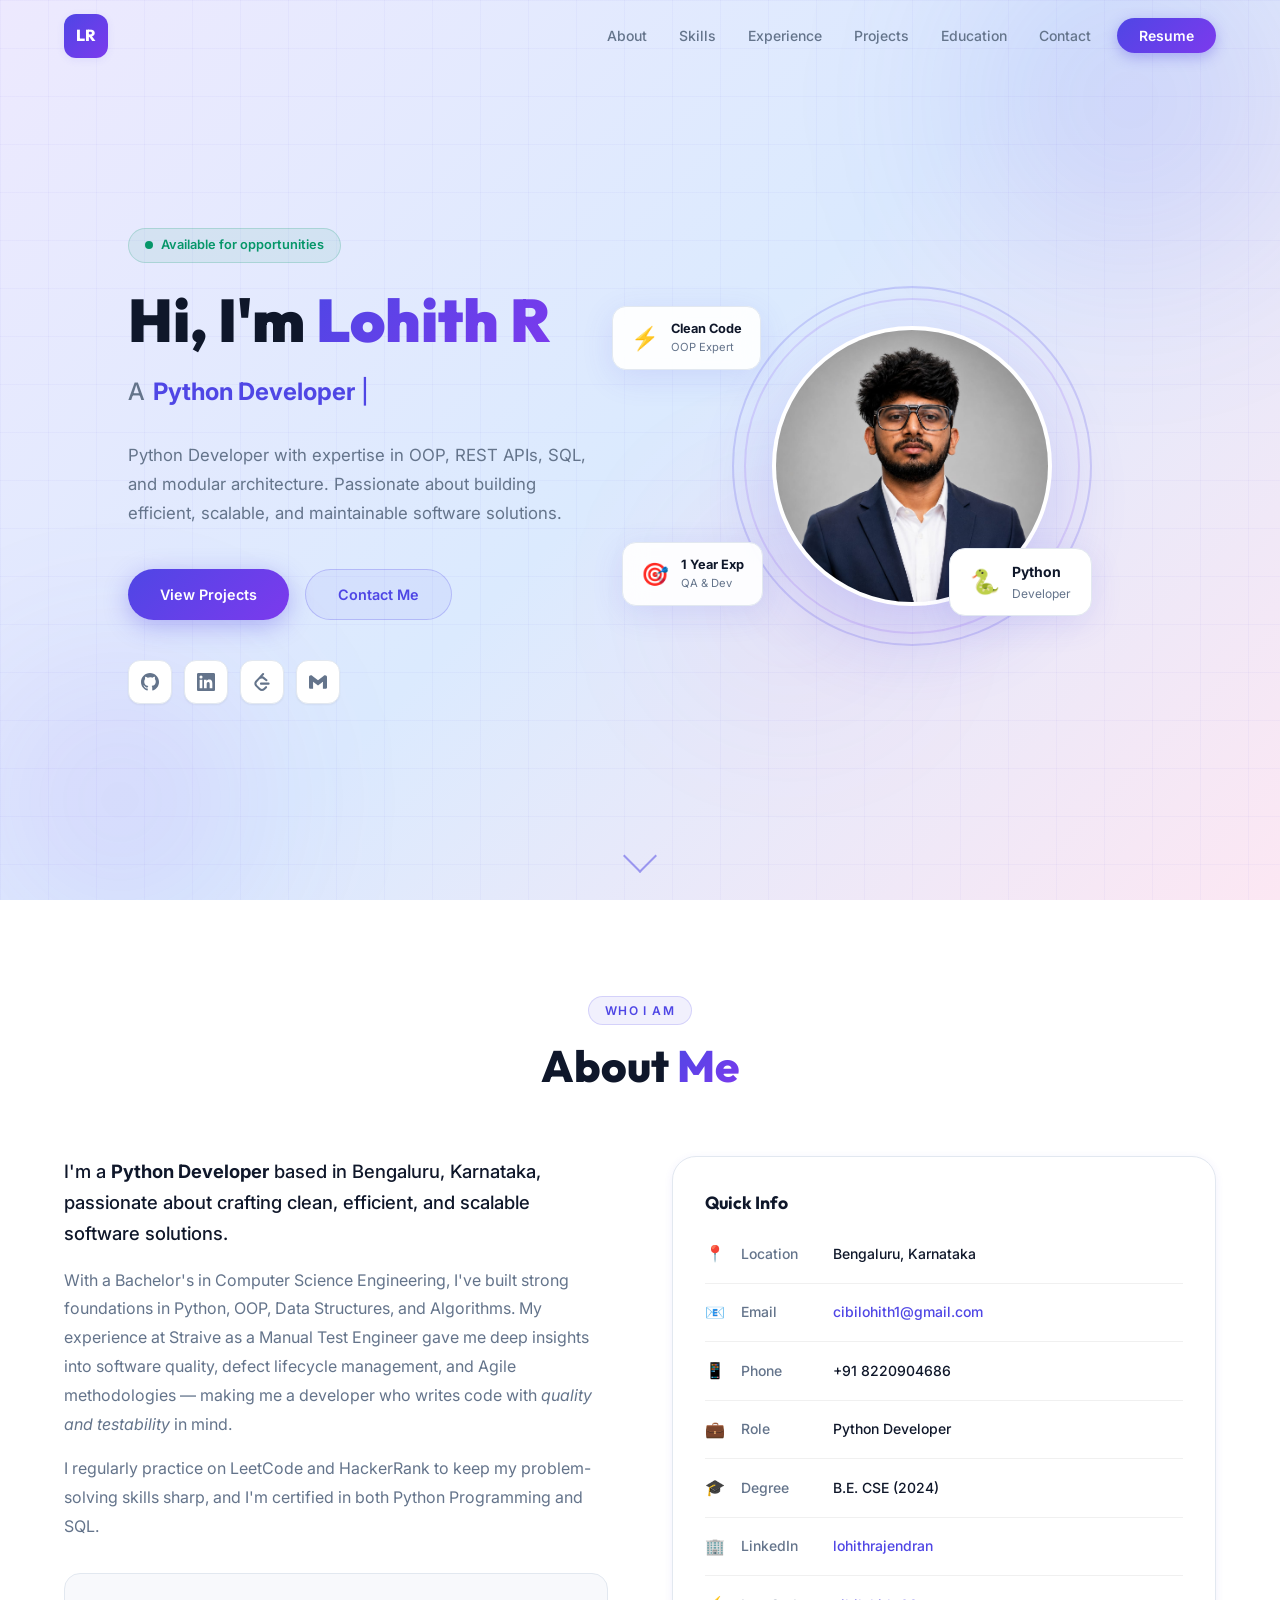
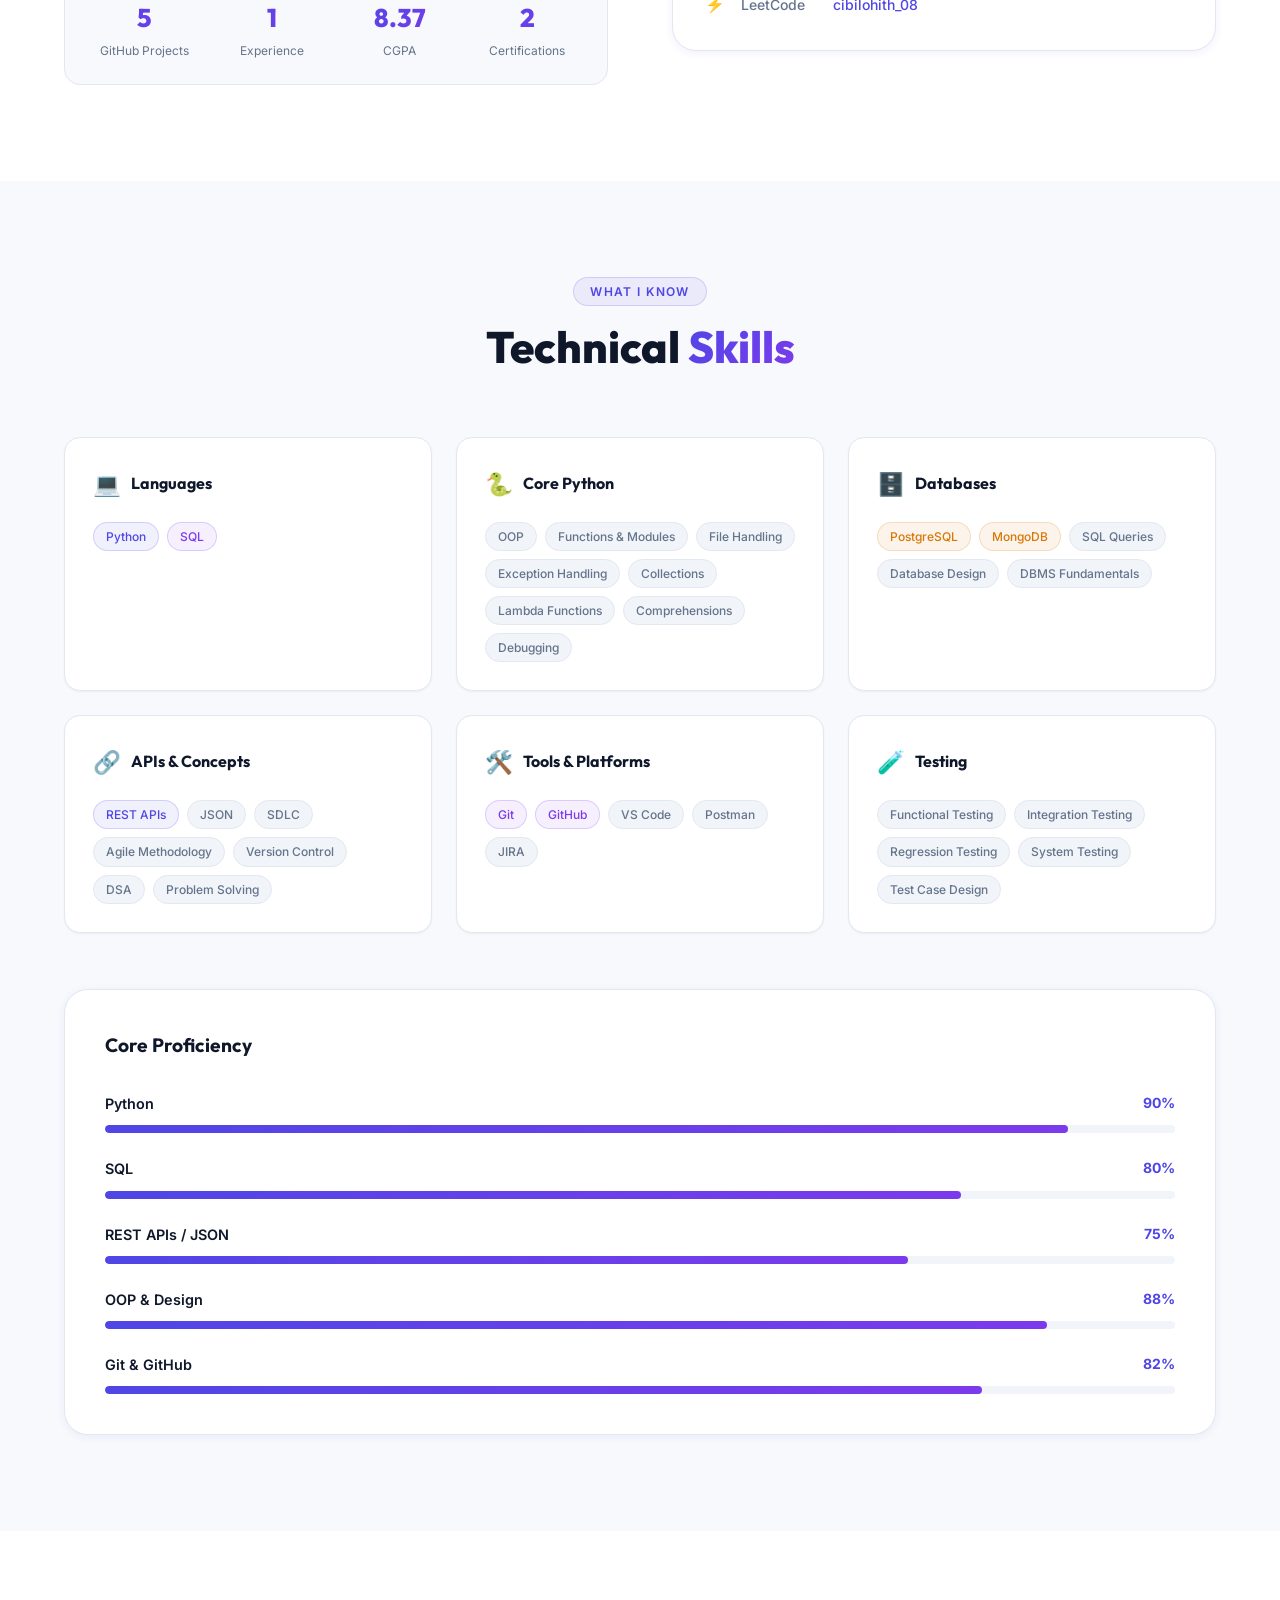
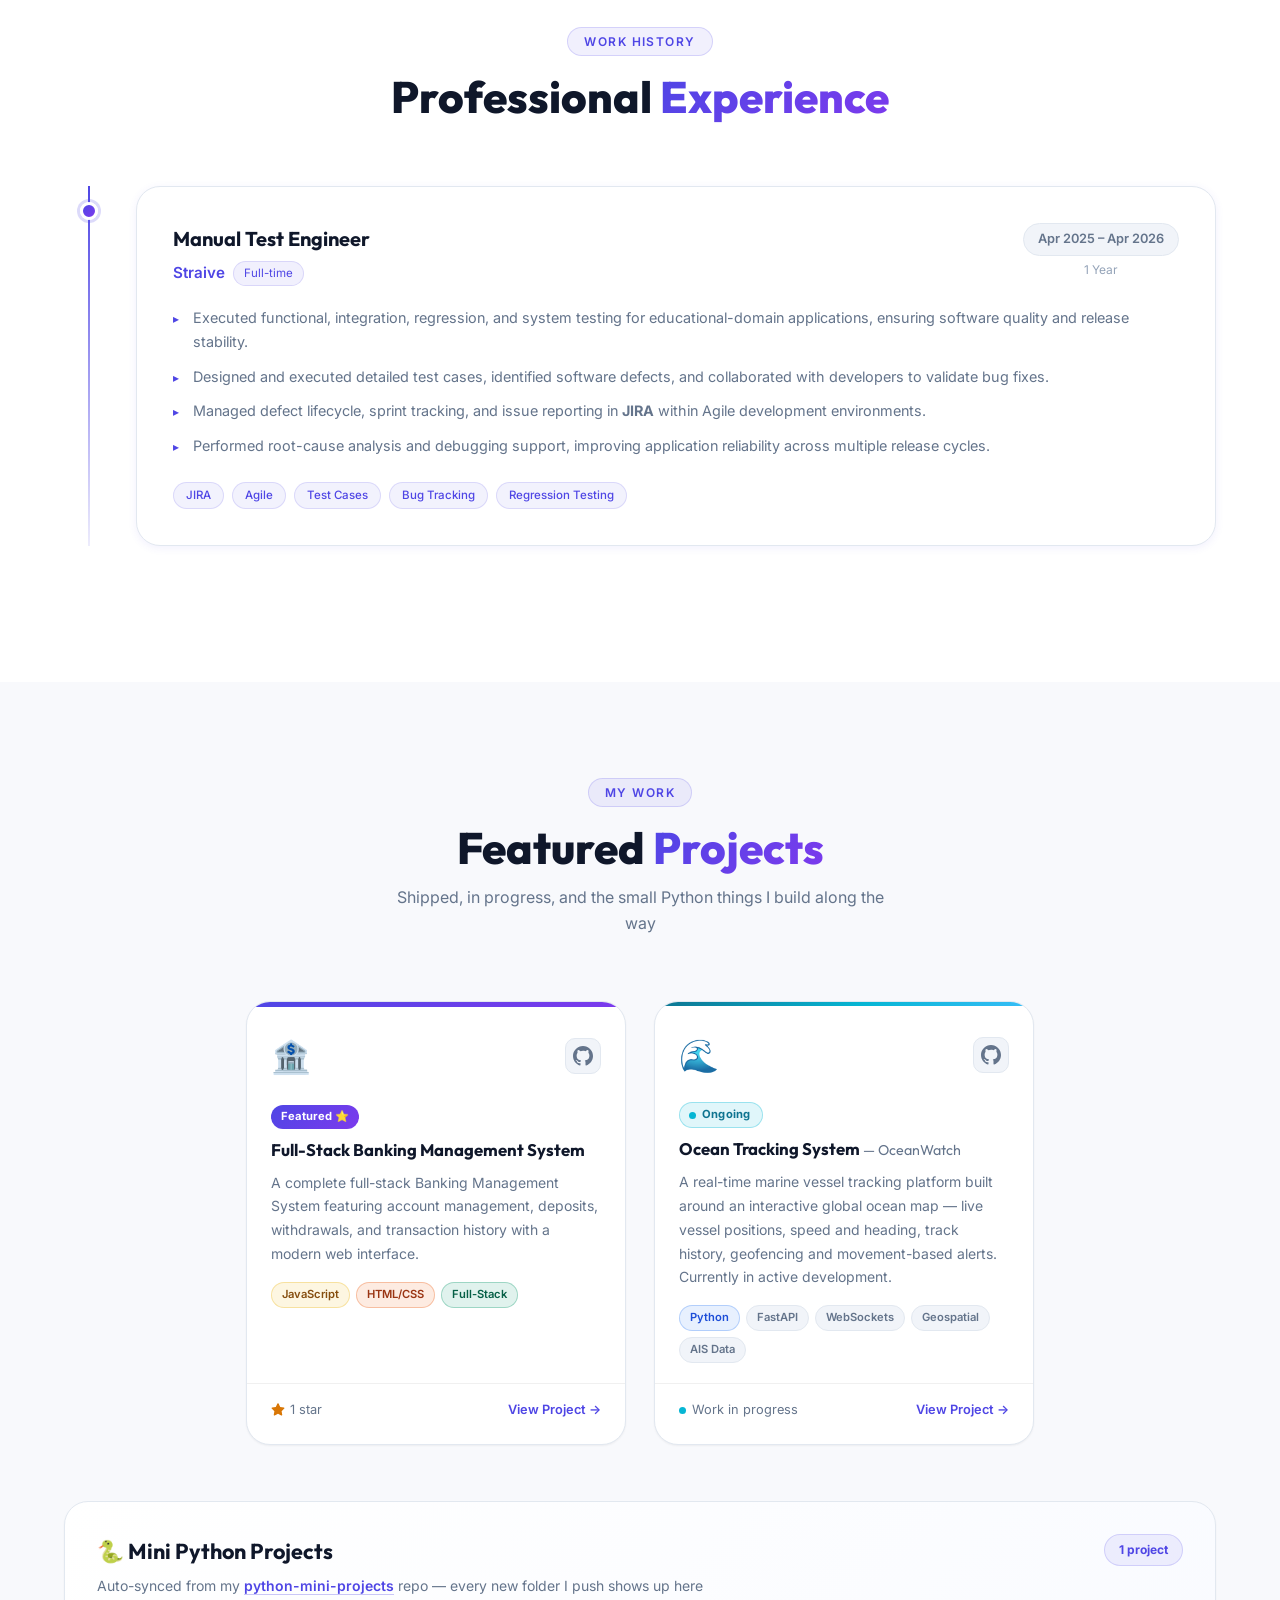
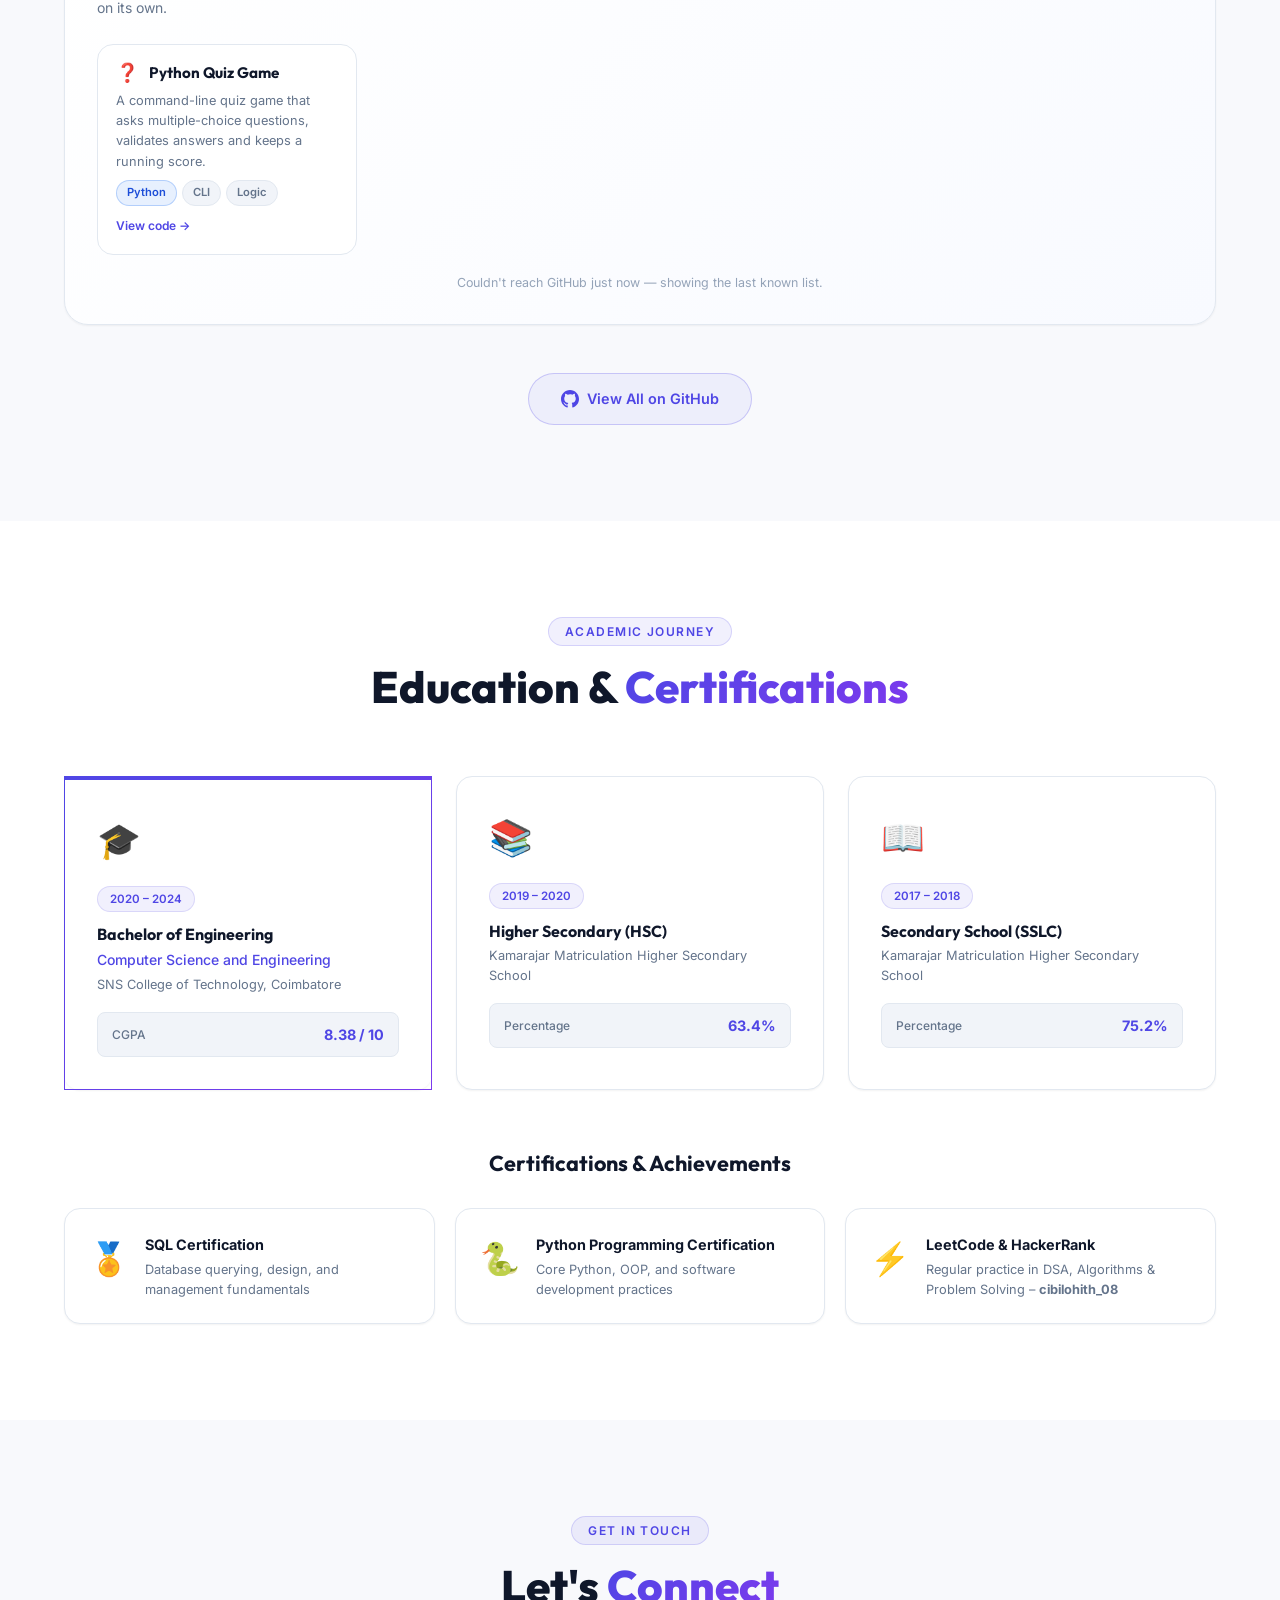
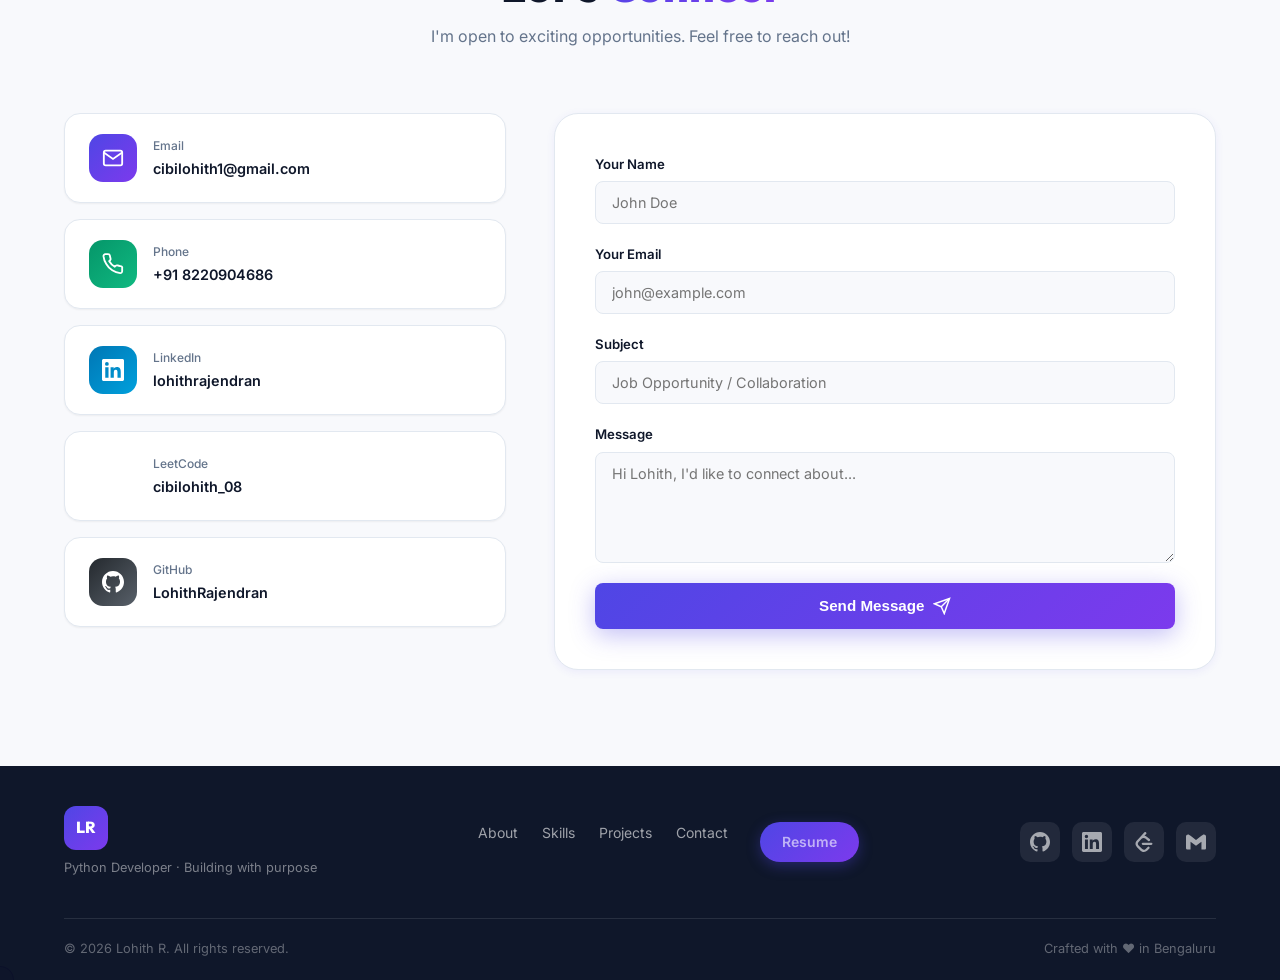
<file: portflio/index.html>
<!DOCTYPE html>
<html lang="en">

<head>
  <meta charset="UTF-8" />
  <meta name="viewport" content="width=device-width, initial-scale=1.0" />
  <title>Lohith R | Python Developer</title>
  <meta name="description"
    content="Portfolio of Lohith R – Python Developer specializing in OOP, REST APIs, SQL, and full-stack development. Based in Bengaluru, India." />
  <meta name="keywords"
    content="Lohith R, Python Developer, Portfolio, Bengaluru, Software Developer, OOP, REST API, SQL" />
  <link rel="preconnect" href="https://fonts.googleapis.com" />
  <link rel="preconnect" href="https://fonts.gstatic.com" crossorigin />
  <link
    href="https://fonts.googleapis.com/css2?family=Inter:wght@300;400;500;600;700;800;900&family=Outfit:wght@300;400;500;600;700;800&display=swap"
    rel="stylesheet" />
  <link rel="stylesheet" href="style.css" />
</head>

<body>

  <!-- ── NAVBAR ── -->
  <nav class="navbar" id="navbar">
    <div class="nav-container">
      <a href="#hero" class="nav-logo">
        <span class="logo-text">LR</span>
      </a>
      <ul class="nav-links" id="nav-links">
        <li><a href="#about" class="nav-link">About</a></li>
        <li><a href="#skills" class="nav-link">Skills</a></li>
        <li><a href="#experience" class="nav-link">Experience</a></li>
        <li><a href="#projects" class="nav-link">Projects</a></li>
        <li><a href="#education" class="nav-link">Education</a></li>
        <li><a href="#contact" class="nav-link">Contact</a></li>
        <li><a href="assets/resume.pdf" class="nav-cta" target="_blank" rel="noopener noreferrer" id="resume-btn">Resume</a></li>
      </ul>
      <button class="hamburger" id="hamburger" aria-label="Toggle menu">
        <span></span><span></span><span></span>
      </button>
    </div>
  </nav>

  <!-- ── HERO ── -->
  <section class="hero" id="hero">
    <div class="hero-bg">
      <div class="hero-orb orb-1"></div>
      <div class="hero-orb orb-2"></div>
      <div class="hero-orb orb-3"></div>
      <div class="grid-overlay"></div>
    </div>
    <div class="hero-container">
      <div class="hero-content">
        <div class="hero-badge">
          <span class="badge-dot"></span>
          Available for opportunities
        </div>
        <h1 class="hero-name">
          Hi, I'm <span class="gradient-text">Lohith R</span>
        </h1>
        <h2 class="hero-role">
          <span class="role-prefix">A</span>
          <span class="typed-wrapper">
            <span class="typed-text" id="typed"></span>
            <span class="typed-cursor">|</span>
          </span>
        </h2>
        <p class="hero-description">
          Python Developer with expertise in OOP, REST APIs, SQL, and modular architecture.
          Passionate about building efficient, scalable, and maintainable software solutions.
        </p>
        <div class="hero-actions">
          <a href="#projects" class="btn-primary" id="view-projects-btn">View Projects</a>
          <a href="#contact" class="btn-outline" id="contact-me-btn">Contact Me</a>
        </div>
        <div class="hero-social">
          <a href="https://github.com/LohithRajendran" target="_blank" class="social-link" id="hero-github"
            aria-label="GitHub">
            <svg viewBox="0 0 24 24" fill="currentColor">
              <path
                d="M12 0C5.374 0 0 5.373 0 12c0 5.302 3.438 9.8 8.207 11.387.599.111.793-.261.793-.577v-2.234c-3.338.726-4.033-1.416-4.033-1.416-.546-1.387-1.333-1.756-1.333-1.756-1.089-.745.083-.729.083-.729 1.205.084 1.839 1.237 1.839 1.237 1.07 1.834 2.807 1.304 3.492.997.107-.775.418-1.305.762-1.604-2.665-.305-5.467-1.334-5.467-5.931 0-1.311.469-2.381 1.236-3.221-.124-.303-.535-1.524.117-3.176 0 0 1.008-.322 3.301 1.23A11.509 11.509 0 0 1 12 5.803c1.02.005 2.047.138 3.006.404 2.291-1.552 3.297-1.23 3.297-1.23.653 1.653.242 2.874.118 3.176.77.84 1.235 1.911 1.235 3.221 0 4.609-2.807 5.624-5.479 5.921.43.372.823 1.102.823 2.222v3.293c0 .319.192.694.801.576C20.566 21.797 24 17.3 24 12c0-6.627-5.373-12-12-12z" />
            </svg>
          </a>
          <a href="https://www.linkedin.com/in/lohithrajendran/" target="_blank" class="social-link"
            id="hero-linkedin" aria-label="LinkedIn">
            <svg viewBox="0 0 24 24" fill="currentColor">
              <path
                d="M20.447 20.452h-3.554v-5.569c0-1.328-.027-3.037-1.852-3.037-1.853 0-2.136 1.445-2.136 2.939v5.667H9.351V9h3.414v1.561h.046c.477-.9 1.637-1.85 3.37-1.85 3.601 0 4.267 2.37 4.267 5.455v6.286zM5.337 7.433a2.062 2.062 0 0 1-2.063-2.065 2.064 2.064 0 1 1 2.063 2.065zm1.782 13.019H3.555V9h3.564v11.452zM22.225 0H1.771C.792 0 0 .774 0 1.729v20.542C0 23.227.792 24 1.771 24h20.451C23.2 24 24 23.227 24 22.271V1.729C24 .774 23.2 0 22.222 0h.003z" />
            </svg>
          </a>
          <a href="https://leetcode.com/u/cibilohith_08/" target="_blank" class="social-link" id="hero-leetcode" aria-label="LeetCode">
            <svg viewBox="0 0 24 24" fill="currentColor">
              <path d="M13.483 0a1.374 1.374 0 0 0-.961.438L7.116 6.226l-3.854 4.126a5.266 5.266 0 0 0-1.209 2.104 5.35 5.35 0 0 0-.125.513 5.527 5.527 0 0 0 .062 2.362 5.83 5.83 0 0 0 .349 1.017 5.938 5.938 0 0 0 1.271 1.818l4.277 4.193.039.038c2.248 2.165 5.852 2.133 8.063-.074l2.396-2.392c.54-.54.54-1.414.003-1.955a1.378 1.378 0 0 0-1.951-.003l-2.396 2.392a3.021 3.021 0 0 1-4.205.038l-.02-.019-4.276-4.193c-.652-.64-.972-1.469-.948-2.263a2.68 2.68 0 0 1 .066-.523 2.545 2.545 0 0 1 .619-1.164L9.13 8.114c1.058-1.134 3.204-1.27 4.43-.278l3.501 2.831c.593.48 1.461.387 1.94-.207a1.384 1.384 0 0 0-.207-1.943l-3.5-2.831c-.8-.647-1.766-1.045-2.774-1.202l2.015-2.158A1.384 1.384 0 0 0 13.483 0zm-2.866 12.815a1.38 1.38 0 0 0-1.38 1.382 1.38 1.38 0 0 0 1.38 1.382H20.79a1.38 1.38 0 0 0 1.38-1.382 1.38 1.38 0 0 0-1.38-1.382z"/>
            </svg>
          </a>
          <a href="mailto:cibilohith1@gmail.com" class="social-link" id="hero-email" aria-label="Email">
            <svg viewBox="0 0 24 24" fill="currentColor">
              <path
                d="M24 5.457v13.909c0 .904-.732 1.636-1.636 1.636h-3.819V11.73L12 16.64l-6.545-4.91v9.273H1.636A1.636 1.636 0 0 1 0 19.366V5.457c0-2.023 2.309-3.178 3.927-1.964L5.455 4.64 12 9.548l6.545-4.91 1.528-1.145C21.69 2.28 24 3.434 24 5.457z" />
            </svg>
          </a>
        </div>
      </div>
      <div class="hero-visual">
        <div class="profile-card">
          <div class="profile-ring ring-outer"></div>
          <div class="profile-ring ring-inner"></div>
          <div class="profile-img-wrapper">
            <img src="images/profile.jpeg" alt="Lohith R - Python Developer" class="profile-img" id="profile-photo">
          </div>
          <div class="profile-badge">
            <div class="badge-icon">🐍</div>
            <div>
              <div class="badge-label">Python</div>
              <div class="badge-sublabel">Developer</div>
            </div>
          </div>
        </div>
        <div class="floating-card card-top" id="float-card-1">
          <span class="float-icon">⚡</span>
          <div>
            <div class="float-title">Clean Code</div>
            <div class="float-sub">OOP Expert</div>
          </div>
        </div>
        <div class="floating-card card-bottom" id="float-card-2">
          <span class="float-icon">🎯</span>
          <div>
            <div class="float-title">1 Year Exp</div>
            <div class="float-sub">QA & Dev</div>
          </div>
        </div>
      </div>
    </div>
    <div class="scroll-indicator">
      <div class="scroll-arrow"></div>
    </div>
  </section>

  <!-- ── ABOUT ── -->
  <section class="about section" id="about">
    <div class="container">
      <div class="section-header">
        <span class="section-tag">Who I Am</span>
        <h2 class="section-title">About <span class="gradient-text">Me</span></h2>
      </div>
      <div class="about-grid">
        <div class="about-text">
          <p class="about-lead">
            I'm a <strong>Python Developer</strong> based in Bengaluru, Karnataka, passionate about crafting clean,
            efficient, and scalable software solutions.
          </p>
          <p class="about-body">
            With a Bachelor's in Computer Science Engineering, I've built strong foundations in Python, OOP, Data
            Structures, and Algorithms. My experience at Straive as a Manual Test Engineer gave me deep insights into
            software quality, defect lifecycle management, and Agile methodologies — making me a developer who writes
            code with <em>quality and testability</em> in mind.
          </p>
          <p class="about-body">
            I regularly practice on LeetCode and HackerRank to keep my problem-solving skills sharp, and I'm certified
            in both Python Programming and SQL.
          </p>
          <div class="about-stats">
            <div class="stat-item">
              <div class="stat-number">5+</div>
              <div class="stat-label">GitHub Projects</div>
            </div>
            <div class="stat-item">
              <div class="stat-number">1 Yr</div>
              <div class="stat-label">Experience</div>
            </div>
            <div class="stat-item">
              <div class="stat-number">8.38</div>
              <div class="stat-label">CGPA</div>
            </div>
            <div class="stat-item">
              <div class="stat-number">2+</div>
              <div class="stat-label">Certifications</div>
            </div>
          </div>
        </div>
        <div class="about-details">
          <div class="detail-card" id="detail-card">
            <h3 class="detail-title">Quick Info</h3>
            <ul class="detail-list">
              <li class="detail-item">
                <span class="detail-icon">📍</span>
                <span class="detail-key">Location</span>
                <span class="detail-value">Bengaluru, Karnataka</span>
              </li>
              <li class="detail-item">
                <span class="detail-icon">📧</span>
                <span class="detail-key">Email</span>
                <a href="mailto:cibilohith1@gmail.com" class="detail-value detail-link">cibilohith1@gmail.com</a>
              </li>
              <li class="detail-item">
                <span class="detail-icon">📱</span>
                <span class="detail-key">Phone</span>
                <span class="detail-value">+91 8220904686</span>
              </li>
              <li class="detail-item">
                <span class="detail-icon">💼</span>
                <span class="detail-key">Role</span>
                <span class="detail-value">Python Developer</span>
              </li>
              <li class="detail-item">
                <span class="detail-icon">🎓</span>
                <span class="detail-key">Degree</span>
                <span class="detail-value">B.E. CSE (2024)</span>
              </li>
              <li class="detail-item">
                <span class="detail-icon">🏢</span>
                <span class="detail-key">LinkedIn</span>
                <a href="https://www.linkedin.com/in/lohithrajendran/" target="_blank"
                  class="detail-value detail-link">lohithrajendran</a>
              </li>
              <li class="detail-item">
                <span class="detail-icon">⚡</span>
                <span class="detail-key">LeetCode</span>
                <a href="https://leetcode.com/u/cibilohith_08/" target="_blank"
                  class="detail-value detail-link">cibilohith_08</a>
              </li>
            </ul>
          </div>
        </div>
      </div>
    </div>
  </section>

  <!-- ── SKILLS ── -->
  <section class="skills section" id="skills">
    <div class="container">
      <div class="section-header">
        <span class="section-tag">What I Know</span>
        <h2 class="section-title">Technical <span class="gradient-text">Skills</span></h2>
      </div>
      <div class="skills-grid">

        <div class="skill-category" id="skill-languages">
          <div class="skill-cat-header">
            <span class="skill-cat-icon">💻</span>
            <h3 class="skill-cat-title">Languages</h3>
          </div>
          <div class="skill-tags">
            <span class="skill-tag tag-primary">Python</span>
            <span class="skill-tag tag-secondary">SQL</span>
          </div>
        </div>

        <div class="skill-category" id="skill-python">
          <div class="skill-cat-header">
            <span class="skill-cat-icon">🐍</span>
            <h3 class="skill-cat-title">Core Python</h3>
          </div>
          <div class="skill-tags">
            <span class="skill-tag">OOP</span>
            <span class="skill-tag">Functions & Modules</span>
            <span class="skill-tag">File Handling</span>
            <span class="skill-tag">Exception Handling</span>
            <span class="skill-tag">Collections</span>
            <span class="skill-tag">Lambda Functions</span>
            <span class="skill-tag">Comprehensions</span>
            <span class="skill-tag">Debugging</span>
          </div>
        </div>

        <div class="skill-category" id="skill-databases">
          <div class="skill-cat-header">
            <span class="skill-cat-icon">🗄️</span>
            <h3 class="skill-cat-title">Databases</h3>
          </div>
          <div class="skill-tags">
            <span class="skill-tag tag-accent">PostgreSQL</span>
            <span class="skill-tag tag-accent">MongoDB</span>
            <span class="skill-tag">SQL Queries</span>
            <span class="skill-tag">Database Design</span>
            <span class="skill-tag">DBMS Fundamentals</span>
          </div>
        </div>

        <div class="skill-category" id="skill-apis">
          <div class="skill-cat-header">
            <span class="skill-cat-icon">🔗</span>
            <h3 class="skill-cat-title">APIs & Concepts</h3>
          </div>
          <div class="skill-tags">
            <span class="skill-tag tag-primary">REST APIs</span>
            <span class="skill-tag">JSON</span>
            <span class="skill-tag">SDLC</span>
            <span class="skill-tag">Agile Methodology</span>
            <span class="skill-tag">Version Control</span>
            <span class="skill-tag">DSA</span>
            <span class="skill-tag">Problem Solving</span>
          </div>
        </div>

        <div class="skill-category" id="skill-tools">
          <div class="skill-cat-header">
            <span class="skill-cat-icon">🛠️</span>
            <h3 class="skill-cat-title">Tools & Platforms</h3>
          </div>
          <div class="skill-tags">
            <span class="skill-tag tag-secondary">Git</span>
            <span class="skill-tag tag-secondary">GitHub</span>
            <span class="skill-tag">VS Code</span>
            <span class="skill-tag">Postman</span>
            <span class="skill-tag">JIRA</span>
          </div>
        </div>

        <div class="skill-category" id="skill-testing">
          <div class="skill-cat-header">
            <span class="skill-cat-icon">🧪</span>
            <h3 class="skill-cat-title">Testing</h3>
          </div>
          <div class="skill-tags">
            <span class="skill-tag">Functional Testing</span>
            <span class="skill-tag">Integration Testing</span>
            <span class="skill-tag">Regression Testing</span>
            <span class="skill-tag">System Testing</span>
            <span class="skill-tag">Test Case Design</span>
          </div>
        </div>

      </div>

      <!-- Proficiency bars -->
      <div class="proficiency-section">
        <h3 class="proficiency-title">Core Proficiency</h3>
        <div class="prof-bars">
          <div class="prof-bar-item">
            <div class="prof-bar-header">
              <span class="prof-lang">Python</span>
              <span class="prof-pct">90%</span>
            </div>
            <div class="prof-bar-bg">
              <div class="prof-bar-fill" style="--target-width: 90%"></div>
            </div>
          </div>
          <div class="prof-bar-item">
            <div class="prof-bar-header">
              <span class="prof-lang">SQL</span>
              <span class="prof-pct">80%</span>
            </div>
            <div class="prof-bar-bg">
              <div class="prof-bar-fill" style="--target-width: 80%"></div>
            </div>
          </div>
          <div class="prof-bar-item">
            <div class="prof-bar-header">
              <span class="prof-lang">REST APIs / JSON</span>
              <span class="prof-pct">75%</span>
            </div>
            <div class="prof-bar-bg">
              <div class="prof-bar-fill" style="--target-width: 75%"></div>
            </div>
          </div>
          <div class="prof-bar-item">
            <div class="prof-bar-header">
              <span class="prof-lang">OOP &amp; Design</span>
              <span class="prof-pct">88%</span>
            </div>
            <div class="prof-bar-bg">
              <div class="prof-bar-fill" style="--target-width: 88%"></div>
            </div>
          </div>
          <div class="prof-bar-item">
            <div class="prof-bar-header">
              <span class="prof-lang">Git &amp; GitHub</span>
              <span class="prof-pct">82%</span>
            </div>
            <div class="prof-bar-bg">
              <div class="prof-bar-fill" style="--target-width: 82%"></div>
            </div>
          </div>
        </div>
      </div>

    </div>
  </section>

  <!-- ── EXPERIENCE ── -->
  <section class="experience section" id="experience">
    <div class="container">
      <div class="section-header">
        <span class="section-tag">Work History</span>
        <h2 class="section-title">Professional <span class="gradient-text">Experience</span></h2>
      </div>
      <div class="timeline">
        <div class="timeline-item" id="exp-straive">
          <div class="timeline-dot"></div>
          <div class="timeline-content">
            <div class="exp-header">
              <div class="exp-info">
                <h3 class="exp-role">Manual Test Engineer</h3>
                <div class="exp-company">
                  <span class="company-name">Straive</span>
                  <span class="exp-type">Full-time</span>
                </div>
              </div>
              <div class="exp-duration">
                <span class="duration-badge">Apr 2025 – Apr 2026</span>
                <span class="duration-length">1 Year</span>
              </div>
            </div>
            <ul class="exp-bullets">
              <li>Executed functional, integration, regression, and system testing for educational-domain applications,
                ensuring software quality and release stability.</li>
              <li>Designed and executed detailed test cases, identified software defects, and collaborated with
                developers to validate bug fixes.</li>
              <li>Managed defect lifecycle, sprint tracking, and issue reporting in <strong>JIRA</strong> within Agile
                development environments.</li>
              <li>Performed root-cause analysis and debugging support, improving application reliability across multiple
                release cycles.</li>
            </ul>
            <div class="exp-tags">
              <span class="exp-tag">JIRA</span>
              <span class="exp-tag">Agile</span>
              <span class="exp-tag">Test Cases</span>
              <span class="exp-tag">Bug Tracking</span>
              <span class="exp-tag">Regression Testing</span>
            </div>
          </div>
        </div>
      </div>
    </div>
  </section>

  <!-- ── PROJECTS ── -->
  <section class="projects section" id="projects">
    <div class="container">
      <div class="section-header">
        <span class="section-tag">My Work</span>
        <h2 class="section-title">Featured <span class="gradient-text">Projects</span></h2>
        <p class="section-subtitle">Shipped, in progress, and the small Python things I build along the way</p>
      </div>
      <div class="projects-grid">

        <!-- Project 1: Full-stack Banking -->
        <article class="project-card featured-project" id="proj-fullstack-banking">
          <div class="project-accent"></div>
          <div class="project-header">
            <div class="project-icon">🏦</div>
            <div class="project-links">
              <a href="https://github.com/LohithRajendran/Full-stack-Banking-Management-System" target="_blank"
                class="proj-link" title="View on GitHub" id="link-fullstack-banking">
                <svg viewBox="0 0 24 24" fill="currentColor" width="20" height="20">
                  <path
                    d="M12 0C5.374 0 0 5.373 0 12c0 5.302 3.438 9.8 8.207 11.387.599.111.793-.261.793-.577v-2.234c-3.338.726-4.033-1.416-4.033-1.416-.546-1.387-1.333-1.756-1.333-1.756-1.089-.745.083-.729.083-.729 1.205.084 1.839 1.237 1.839 1.237 1.07 1.834 2.807 1.304 3.492.997.107-.775.418-1.305.762-1.604-2.665-.305-5.467-1.334-5.467-5.931 0-1.311.469-2.381 1.236-3.221-.124-.303-.535-1.524.117-3.176 0 0 1.008-.322 3.301 1.23A11.509 11.509 0 0 1 12 5.803c1.02.005 2.047.138 3.006.404 2.291-1.552 3.297-1.23 3.297-1.23.653 1.653.242 2.874.118 3.176.77.84 1.235 1.911 1.235 3.221 0 4.609-2.807 5.624-5.479 5.921.43.372.823 1.102.823 2.222v3.293c0 .319.192.694.801.576C20.566 21.797 24 17.3 24 12c0-6.627-5.373-12-12-12z" />
                </svg>
              </a>
            </div>
          </div>
          <div class="project-body">
            <div class="featured-badge">Featured ⭐</div>
            <h3 class="project-title">Full-Stack Banking Management System</h3>
            <p class="project-desc">
              A complete full-stack Banking Management System featuring account management, deposits, withdrawals, and
              transaction history with a modern web interface.
            </p>
            <div class="project-tech">
              <span class="tech-tag tech-js">JavaScript</span>
              <span class="tech-tag tech-html">HTML/CSS</span>
              <span class="tech-tag tech-fullstack">Full-Stack</span>
            </div>
          </div>
          <div class="project-footer">
            <div class="project-stars">
              <svg viewBox="0 0 16 16" fill="currentColor" width="14">
                <path
                  d="M8 .25a.75.75 0 0 1 .673.418l1.882 3.815 4.21.612a.75.75 0 0 1 .416 1.279l-3.046 2.97.719 4.192a.75.75 0 0 1-1.088.791L8 12.347l-3.766 1.98a.75.75 0 0 1-1.088-.79l.72-4.194L.818 6.374a.75.75 0 0 1 .416-1.28l4.21-.611L7.327.668A.75.75 0 0 1 8 .25z" />
              </svg>
              1 star
            </div>
            <a href="https://github.com/LohithRajendran/Full-stack-Banking-Management-System" target="_blank"
              class="view-project-btn">View Project →</a>
          </div>
        </article>

        <!-- Project 2: Ocean Tracking System (Ongoing) -->
        <article class="project-card project-ongoing" id="proj-ocean-watch">
          <div class="project-accent accent-ocean"></div>
          <div class="project-header">
            <div class="project-icon">🌊</div>
            <div class="project-links">
              <a href="https://github.com/LohithRajendran/Ocean-Watch" target="_blank"
                class="proj-link" title="View on GitHub" id="link-ocean-watch">
                <svg viewBox="0 0 24 24" fill="currentColor" width="20" height="20">
                  <path
                    d="M12 0C5.374 0 0 5.373 0 12c0 5.302 3.438 9.8 8.207 11.387.599.111.793-.261.793-.577v-2.234c-3.338.726-4.033-1.416-4.033-1.416-.546-1.387-1.333-1.756-1.333-1.756-1.089-.745.083-.729.083-.729 1.205.084 1.839 1.237 1.839 1.237 1.07 1.834 2.807 1.304 3.492.997.107-.775.418-1.305.762-1.604-2.665-.305-5.467-1.334-5.467-5.931 0-1.311.469-2.381 1.236-3.221-.124-.303-.535-1.524.117-3.176 0 0 1.008-.322 3.301 1.23A11.509 11.509 0 0 1 12 5.803c1.02.005 2.047.138 3.006.404 2.291-1.552 3.297-1.23 3.297-1.23.653 1.653.242 2.874.118 3.176.77.84 1.235 1.911 1.235 3.221 0 4.609-2.807 5.624-5.479 5.921.43.372.823 1.102.823 2.222v3.293c0 .319.192.694.801.576C20.566 21.797 24 17.3 24 12c0-6.627-5.373-12-12-12z" />
                </svg>
              </a>
            </div>
          </div>
          <div class="project-body">
            <div class="ongoing-badge"><span class="ongoing-dot"></span>Ongoing</div>
            <h3 class="project-title">Ocean Tracking System <span class="proj-variant">&mdash; OceanWatch</span></h3>
            <p class="project-desc">
              A real-time marine vessel tracking platform built around an interactive global ocean map &mdash; live
              vessel positions, speed and heading, track history, geofencing and movement-based alerts. Currently
              in active development.
            </p>
            <div class="project-tech">
              <span class="tech-tag tech-python">Python</span>
              <span class="tech-tag">FastAPI</span>
              <span class="tech-tag">WebSockets</span>
              <span class="tech-tag">Geospatial</span>
              <span class="tech-tag">AIS Data</span>
            </div>
          </div>
          <div class="project-footer">
            <div class="project-status">
              <span class="status-dot"></span>
              Work in progress
            </div>
            <a href="https://github.com/LohithRajendran/Ocean-Watch" target="_blank"
              class="view-project-btn">View Project &rarr;</a>
          </div>
        </article>

      </div>

      <!-- ── MINI PYTHON PROJECTS (auto-synced from GitHub) ── -->
      <div class="mini-projects" id="mini-projects">
        <div class="mini-head">
          <div class="mini-head-text">
            <h3 class="mini-title">🐍 Mini Python Projects</h3>
            <p class="mini-sub">
              Auto-synced from my
              <a href="https://github.com/LohithRajendran/python-mini-projects" target="_blank"
                class="mini-repo-link">python-mini-projects</a>
              repo — every new folder I push shows up here on its own.
            </p>
          </div>
          <span class="mini-count" id="mini-count" hidden></span>
        </div>

        <div class="mini-grid" id="mini-grid" aria-live="polite" aria-busy="true">
          <div class="mini-card mini-skeleton"><span></span><span></span><span></span></div>
          <div class="mini-card mini-skeleton"><span></span><span></span><span></span></div>
          <div class="mini-card mini-skeleton"><span></span><span></span><span></span></div>
        </div>

        <p class="mini-note" id="mini-note" hidden></p>
      </div>

      <div class="projects-cta">
        <a href="https://github.com/LohithRajendran" target="_blank" class="btn-outline" id="all-repos-btn">
          <svg viewBox="0 0 24 24" fill="currentColor" width="18">
            <path
              d="M12 0C5.374 0 0 5.373 0 12c0 5.302 3.438 9.8 8.207 11.387.599.111.793-.261.793-.577v-2.234c-3.338.726-4.033-1.416-4.033-1.416-.546-1.387-1.333-1.756-1.333-1.756-1.089-.745.083-.729.083-.729 1.205.084 1.839 1.237 1.839 1.237 1.07 1.834 2.807 1.304 3.492.997.107-.775.418-1.305.762-1.604-2.665-.305-5.467-1.334-5.467-5.931 0-1.311.469-2.381 1.236-3.221-.124-.303-.535-1.524.117-3.176 0 0 1.008-.322 3.301 1.23A11.509 11.509 0 0 1 12 5.803c1.02.005 2.047.138 3.006.404 2.291-1.552 3.297-1.23 3.297-1.23.653 1.653.242 2.874.118 3.176.77.84 1.235 1.911 1.235 3.221 0 4.609-2.807 5.624-5.479 5.921.43.372.823 1.102.823 2.222v3.293c0 .319.192.694.801.576C20.566 21.797 24 17.3 24 12c0-6.627-5.373-12-12-12z" />
          </svg>
          View All on GitHub
        </a>
      </div>
    </div>
  </section>

  <!-- ── EDUCATION ── -->
  <section class="education section" id="education">
    <div class="container">
      <div class="section-header">
        <span class="section-tag">Academic Journey</span>
        <h2 class="section-title">Education &amp; <span class="gradient-text">Certifications</span></h2>
      </div>
      <div class="edu-grid">
        <div class="edu-card edu-primary" id="edu-be">
          <div class="edu-icon">🎓</div>
          <div class="edu-content">
            <div class="edu-badge">2020 – 2024</div>
            <h3 class="edu-degree">Bachelor of Engineering</h3>
            <p class="edu-field">Computer Science and Engineering</p>
            <p class="edu-institution">SNS College of Technology, Coimbatore</p>
            <div class="edu-grade">
              <span class="grade-label">CGPA</span>
              <span class="grade-value">8.38 / 10</span>
            </div>
          </div>
        </div>
        <div class="edu-card" id="edu-hsc">
          <div class="edu-icon">📚</div>
          <div class="edu-content">
            <div class="edu-badge">2019 – 2020</div>
            <h3 class="edu-degree">Higher Secondary (HSC)</h3>
            <p class="edu-institution">Kamarajar Matriculation Higher Secondary School</p>
            <div class="edu-grade">
              <span class="grade-label">Percentage</span>
              <span class="grade-value">63.4%</span>
            </div>
          </div>
        </div>
        <div class="edu-card" id="edu-sslc">
          <div class="edu-icon">📖</div>
          <div class="edu-content">
            <div class="edu-badge">2017 – 2018</div>
            <h3 class="edu-degree">Secondary School (SSLC)</h3>
            <p class="edu-institution">Kamarajar Matriculation Higher Secondary School</p>
            <div class="edu-grade">
              <span class="grade-label">Percentage</span>
              <span class="grade-value">75.2%</span>
            </div>
          </div>
        </div>
      </div>

      <div class="certs-section">
        <h3 class="certs-title">Certifications &amp; Achievements</h3>
        <div class="certs-grid">
          <div class="cert-card" id="cert-sql">
            <div class="cert-icon">🏅</div>
            <div class="cert-info">
              <h4 class="cert-name">SQL Certification</h4>
              <p class="cert-desc">Database querying, design, and management fundamentals</p>
            </div>
          </div>
          <div class="cert-card" id="cert-python">
            <div class="cert-icon">🐍</div>
            <div class="cert-info">
              <h4 class="cert-name">Python Programming Certification</h4>
              <p class="cert-desc">Core Python, OOP, and software development practices</p>
            </div>
          </div>
          <a href="https://leetcode.com/u/cibilohith_08/" target="_blank" class="cert-card" id="cert-leetcode" style="text-decoration:none;">
            <div class="cert-icon">⚡</div>
            <div class="cert-info">
              <h4 class="cert-name">LeetCode &amp; HackerRank</h4>
              <p class="cert-desc">Regular practice in DSA, Algorithms &amp; Problem Solving – <strong>cibilohith_08</strong></p>
            </div>
          </a>
        </div>
      </div>
    </div>
  </section>

  <!-- ── CONTACT ── -->
  <section class="contact section" id="contact">
    <div class="container">
      <div class="section-header">
        <span class="section-tag">Get In Touch</span>
        <h2 class="section-title">Let's <span class="gradient-text">Connect</span></h2>
        <p class="section-subtitle">I'm open to exciting opportunities. Feel free to reach out!</p>
      </div>
      <div class="contact-grid">
        <div class="contact-info">
          <a href="mailto:cibilohith1@gmail.com" class="contact-card" id="contact-email">
            <div class="contact-card-icon email-icon">
              <svg viewBox="0 0 24 24" fill="none" stroke="currentColor" stroke-width="2">
                <path d="M4 4h16c1.1 0 2 .9 2 2v12c0 1.1-.9 2-2 2H4c-1.1 0-2-.9-2-2V6c0-1.1.9-2 2-2z" />
                <polyline points="22,6 12,13 2,6" />
              </svg>
            </div>
            <div>
              <div class="contact-label">Email</div>
              <div class="contact-value">cibilohith1@gmail.com</div>
            </div>
          </a>
          <a href="tel:+918220904686" class="contact-card" id="contact-phone">
            <div class="contact-card-icon phone-icon">
              <svg viewBox="0 0 24 24" fill="none" stroke="currentColor" stroke-width="2">
                <path
                  d="M22 16.92v3a2 2 0 0 1-2.18 2 19.79 19.79 0 0 1-8.63-3.07A19.5 19.5 0 0 1 4.69 12 19.79 19.79 0 0 1 1.61 3.44 2 2 0 0 1 3.6 1.27h3a2 2 0 0 1 2 1.72c.127.96.361 1.903.7 2.81a2 2 0 0 1-.45 2.11L7.91 8.96a16 16 0 0 0 6 6l.92-.92a2 2 0 0 1 2.11-.45c.907.339 1.85.573 2.81.7A2 2 0 0 1 22 16.92z" />
              </svg>
            </div>
            <div>
              <div class="contact-label">Phone</div>
              <div class="contact-value">+91 8220904686</div>
            </div>
          </a>
          <a href="https://www.linkedin.com/in/lohithrajendran/" target="_blank" class="contact-card"
            id="contact-linkedin">
            <div class="contact-card-icon linkedin-icon">
              <svg viewBox="0 0 24 24" fill="currentColor">
                <path
                  d="M20.447 20.452h-3.554v-5.569c0-1.328-.027-3.037-1.852-3.037-1.853 0-2.136 1.445-2.136 2.939v5.667H9.351V9h3.414v1.561h.046c.477-.9 1.637-1.85 3.37-1.85 3.601 0 4.267 2.37 4.267 5.455v6.286zM5.337 7.433a2.062 2.062 0 0 1-2.063-2.065 2.064 2.064 0 1 1 2.063 2.065zm1.782 13.019H3.555V9h3.564v11.452zM22.225 0H1.771C.792 0 0 .774 0 1.729v20.542C0 23.227.792 24 1.771 24h20.451C23.2 24 24 23.227 24 22.271V1.729C24 .774 23.2 0 22.222 0h.003z" />
              </svg>
            </div>
            <div>
              <div class="contact-label">LinkedIn</div>
              <div class="contact-value">lohithrajendran</div>
            </div>
          </a>
          <a href="https://leetcode.com/u/cibilohith_08/" target="_blank" class="contact-card" id="contact-leetcode">
            <div class="contact-card-icon leetcode-icon">
              <svg viewBox="0 0 24 24" fill="currentColor" width="22" height="22">
                <path d="M13.483 0a1.374 1.374 0 0 0-.961.438L7.116 6.226l-3.854 4.126a5.266 5.266 0 0 0-1.209 2.104 5.35 5.35 0 0 0-.125.513 5.527 5.527 0 0 0 .062 2.362 5.83 5.83 0 0 0 .349 1.017 5.938 5.938 0 0 0 1.271 1.818l4.277 4.193.039.038c2.248 2.165 5.852 2.133 8.063-.074l2.396-2.392c.54-.54.54-1.414.003-1.955a1.378 1.378 0 0 0-1.951-.003l-2.396 2.392a3.021 3.021 0 0 1-4.205.038l-.02-.019-4.276-4.193c-.652-.64-.972-1.469-.948-2.263a2.68 2.68 0 0 1 .066-.523 2.545 2.545 0 0 1 .619-1.164L9.13 8.114c1.058-1.134 3.204-1.27 4.43-.278l3.501 2.831c.593.48 1.461.387 1.94-.207a1.384 1.384 0 0 0-.207-1.943l-3.5-2.831c-.8-.647-1.766-1.045-2.774-1.202l2.015-2.158A1.384 1.384 0 0 0 13.483 0zm-2.866 12.815a1.38 1.38 0 0 0-1.38 1.382 1.38 1.38 0 0 0 1.38 1.382H20.79a1.38 1.38 0 0 0 1.38-1.382 1.38 1.38 0 0 0-1.38-1.382z"/>
              </svg>
            </div>
            <div>
              <div class="contact-label">LeetCode</div>
              <div class="contact-value">cibilohith_08</div>
            </div>
          </a>
          <a href="https://github.com/LohithRajendran" target="_blank" class="contact-card" id="contact-github">
            <div class="contact-card-icon github-icon">
              <svg viewBox="0 0 24 24" fill="currentColor">
                <path
                  d="M12 0C5.374 0 0 5.373 0 12c0 5.302 3.438 9.8 8.207 11.387.599.111.793-.261.793-.577v-2.234c-3.338.726-4.033-1.416-4.033-1.416-.546-1.387-1.333-1.756-1.333-1.756-1.089-.745.083-.729.083-.729 1.205.084 1.839 1.237 1.839 1.237 1.07 1.834 2.807 1.304 3.492.997.107-.775.418-1.305.762-1.604-2.665-.305-5.467-1.334-5.467-5.931 0-1.311.469-2.381 1.236-3.221-.124-.303-.535-1.524.117-3.176 0 0 1.008-.322 3.301 1.23A11.509 11.509 0 0 1 12 5.803c1.02.005 2.047.138 3.006.404 2.291-1.552 3.297-1.23 3.297-1.23.653 1.653.242 2.874.118 3.176.77.84 1.235 1.911 1.235 3.221 0 4.609-2.807 5.624-5.479 5.921.43.372.823 1.102.823 2.222v3.293c0 .319.192.694.801.576C20.566 21.797 24 17.3 24 12c0-6.627-5.373-12-12-12z" />
              </svg>
            </div>
            <div>
              <div class="contact-label">GitHub</div>
              <div class="contact-value">LohithRajendran</div>
            </div>
          </a>
        </div>
        <form class="contact-form" id="contact-form" onsubmit="handleFormSubmit(event)">
          <div class="form-group">
            <label for="sender-name">Your Name</label>
            <input type="text" id="sender-name" name="name" placeholder="John Doe" required />
          </div>
          <div class="form-group">
            <label for="sender-email">Your Email</label>
            <input type="email" id="sender-email" name="email" placeholder="john@example.com" required />
          </div>
          <div class="form-group">
            <label for="message-subject">Subject</label>
            <input type="text" id="message-subject" name="subject" placeholder="Job Opportunity / Collaboration" />
          </div>
          <div class="form-group">
            <label for="message-body">Message</label>
            <textarea id="message-body" name="message" rows="5" placeholder="Hi Lohith, I'd like to connect about..."
              required></textarea>
          </div>
          <button type="submit" class="btn-primary form-submit" id="form-submit-btn">
            <span class="submit-text">Send Message</span>
            <svg viewBox="0 0 24 24" fill="none" stroke="currentColor" stroke-width="2" width="18">
              <line x1="22" y1="2" x2="11" y2="13" />
              <polygon points="22 2 15 22 11 13 2 9 22 2" />
            </svg>
          </button>
          <div class="form-success" id="form-success" style="display:none">
            ✅ Thanks! I'll get back to you soon.
          </div>
        </form>
      </div>
    </div>
  </section>

  <!-- ── FOOTER ── -->
  <footer class="footer">
    <div class="footer-container">
      <div class="footer-top">
        <div class="footer-brand">
          <span class="footer-logo">LR</span>
          <p class="footer-tagline">Python Developer · Building with purpose</p>
        </div>
        <div class="footer-links-group">
          <a href="#about">About</a>
          <a href="#skills">Skills</a>
          <a href="#projects">Projects</a>
          <a href="#contact">Contact</a>
          <a href="../assets/resume.pdf" class="nav-cta" target="_blank" id="resume-btn">Resume</a>
        </div>
        <div class="footer-socials">
          <a href="https://github.com/LohithRajendran" target="_blank" aria-label="GitHub" id="footer-github">
            <svg viewBox="0 0 24 24" fill="currentColor" width="20">
              <path
                d="M12 0C5.374 0 0 5.373 0 12c0 5.302 3.438 9.8 8.207 11.387.599.111.793-.261.793-.577v-2.234c-3.338.726-4.033-1.416-4.033-1.416-.546-1.387-1.333-1.756-1.333-1.756-1.089-.745.083-.729.083-.729 1.205.084 1.839 1.237 1.839 1.237 1.07 1.834 2.807 1.304 3.492.997.107-.775.418-1.305.762-1.604-2.665-.305-5.467-1.334-5.467-5.931 0-1.311.469-2.381 1.236-3.221-.124-.303-.535-1.524.117-3.176 0 0 1.008-.322 3.301 1.23A11.509 11.509 0 0 1 12 5.803c1.02.005 2.047.138 3.006.404 2.291-1.552 3.297-1.23 3.297-1.23.653 1.653.242 2.874.118 3.176.77.84 1.235 1.911 1.235 3.221 0 4.609-2.807 5.624-5.479 5.921.43.372.823 1.102.823 2.222v3.293c0 .319.192.694.801.576C20.566 21.797 24 17.3 24 12c0-6.627-5.373-12-12-12z" />
            </svg>
          </a>
          <a href="https://www.linkedin.com/in/lohithrajendran/" target="_blank" aria-label="LinkedIn"
            id="footer-linkedin">
            <svg viewBox="0 0 24 24" fill="currentColor" width="20">
              <path
                d="M20.447 20.452h-3.554v-5.569c0-1.328-.027-3.037-1.852-3.037-1.853 0-2.136 1.445-2.136 2.939v5.667H9.351V9h3.414v1.561h.046c.477-.9 1.637-1.85 3.37-1.85 3.601 0 4.267 2.37 4.267 5.455v6.286zM5.337 7.433a2.062 2.062 0 0 1-2.063-2.065 2.064 2.064 0 1 1 2.063 2.065zm1.782 13.019H3.555V9h3.564v11.452zM22.225 0H1.771C.792 0 0 .774 0 1.729v20.542C0 23.227.792 24 1.771 24h20.451C23.2 24 24 23.227 24 22.271V1.729C24 .774 23.2 0 22.222 0h.003z" />
            </svg>
          </a>
          <a href="https://leetcode.com/u/cibilohith_08/" target="_blank" aria-label="LeetCode" id="footer-leetcode">
            <svg viewBox="0 0 24 24" fill="currentColor" width="20">
              <path d="M13.483 0a1.374 1.374 0 0 0-.961.438L7.116 6.226l-3.854 4.126a5.266 5.266 0 0 0-1.209 2.104 5.35 5.35 0 0 0-.125.513 5.527 5.527 0 0 0 .062 2.362 5.83 5.83 0 0 0 .349 1.017 5.938 5.938 0 0 0 1.271 1.818l4.277 4.193.039.038c2.248 2.165 5.852 2.133 8.063-.074l2.396-2.392c.54-.54.54-1.414.003-1.955a1.378 1.378 0 0 0-1.951-.003l-2.396 2.392a3.021 3.021 0 0 1-4.205.038l-.02-.019-4.276-4.193c-.652-.64-.972-1.469-.948-2.263a2.68 2.68 0 0 1 .066-.523 2.545 2.545 0 0 1 .619-1.164L9.13 8.114c1.058-1.134 3.204-1.27 4.43-.278l3.501 2.831c.593.48 1.461.387 1.94-.207a1.384 1.384 0 0 0-.207-1.943l-3.5-2.831c-.8-.647-1.766-1.045-2.774-1.202l2.015-2.158A1.384 1.384 0 0 0 13.483 0zm-2.866 12.815a1.38 1.38 0 0 0-1.38 1.382 1.38 1.38 0 0 0 1.38 1.382H20.79a1.38 1.38 0 0 0 1.38-1.382 1.38 1.38 0 0 0-1.38-1.382z" />
            </svg>
          </a>
          <a href="mailto:cibilohith1@gmail.com" aria-label="Email" id="footer-email">
            <svg viewBox="0 0 24 24" fill="currentColor" width="20">
              <path
                d="M24 5.457v13.909c0 .904-.732 1.636-1.636 1.636h-3.819V11.73L12 16.64l-6.545-4.91v9.273H1.636A1.636 1.636 0 0 1 0 19.366V5.457c0-2.023 2.309-3.178 3.927-1.964L5.455 4.64 12 9.548l6.545-4.91 1.528-1.145C21.69 2.28 24 3.434 24 5.457z" />
            </svg>
          </a>
        </div>
      </div>
      <div class="footer-bottom">
        <p>© 2026 Lohith R. All rights reserved.</p>
        <p>Crafted with ❤️ in Bengaluru</p>
      </div>
    </div>
  </footer>

  <script src="scripts.js"></script>
</body>

</html>
</file>
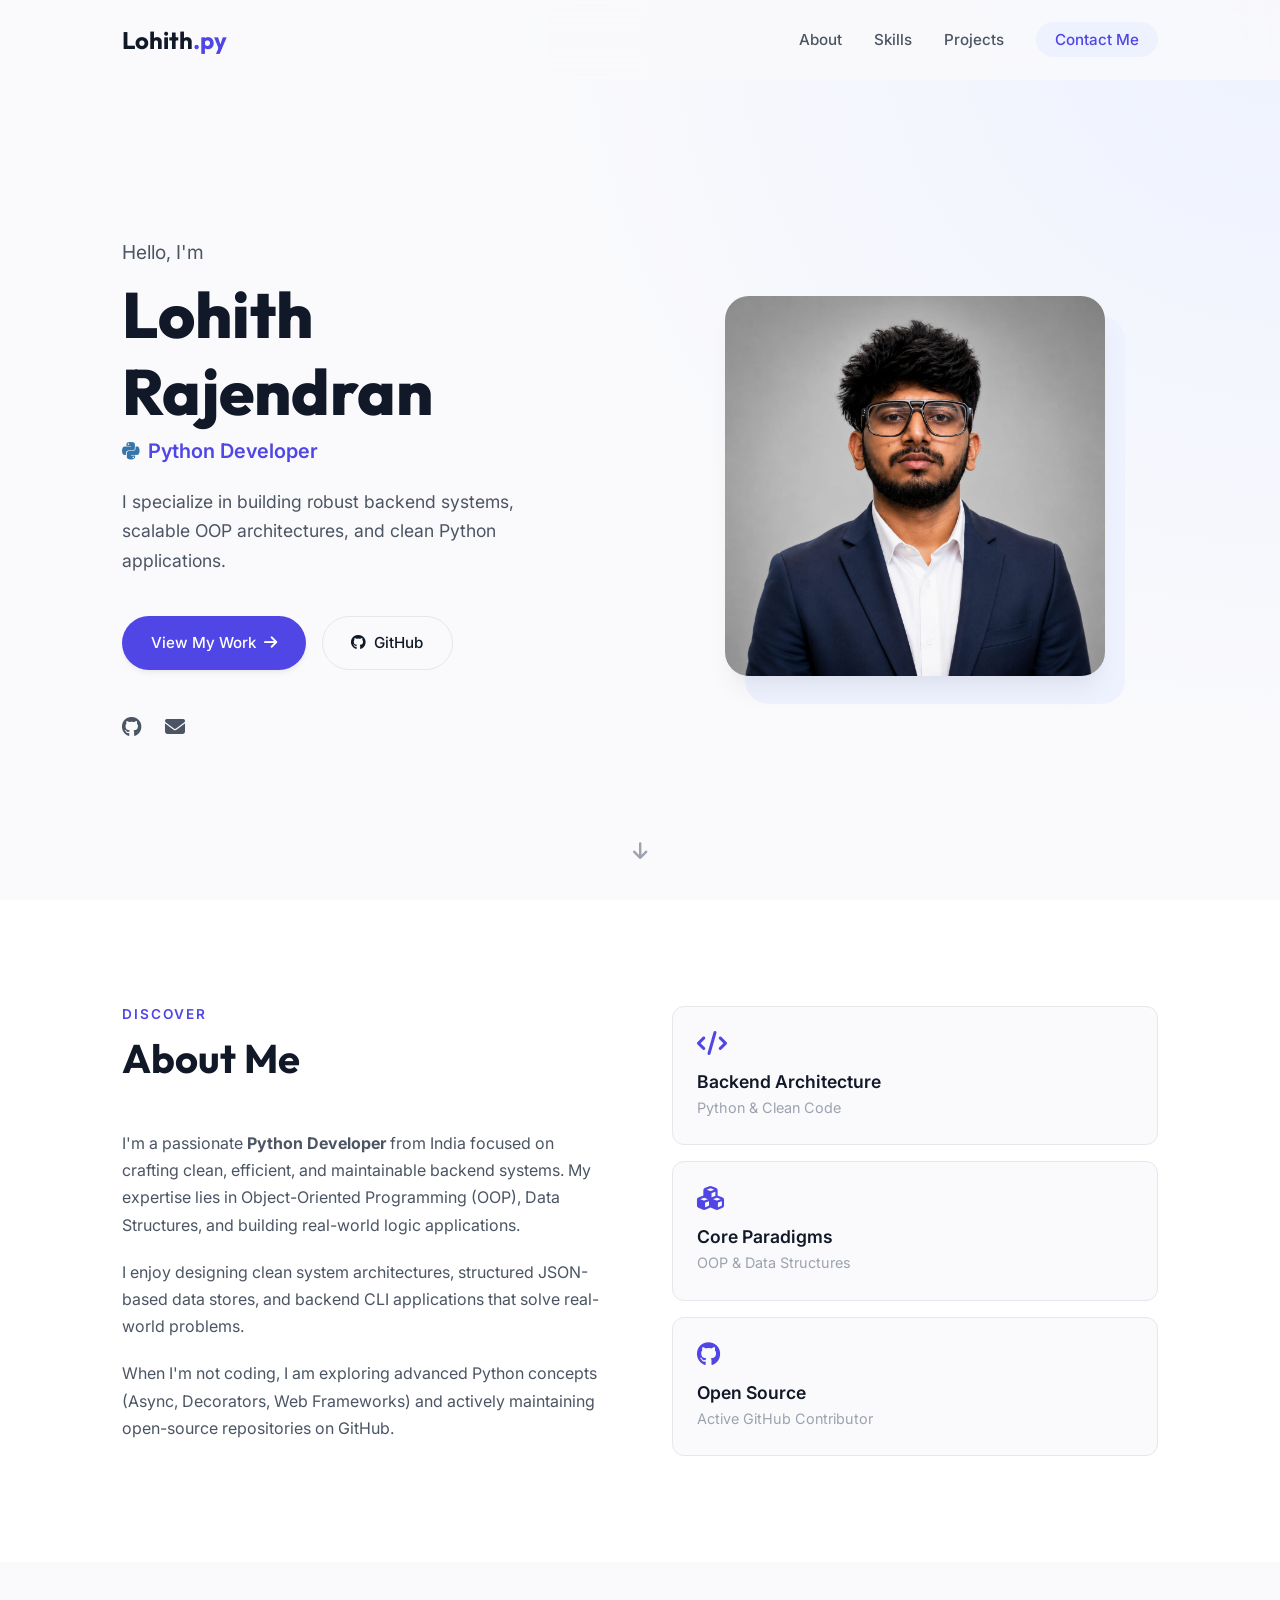
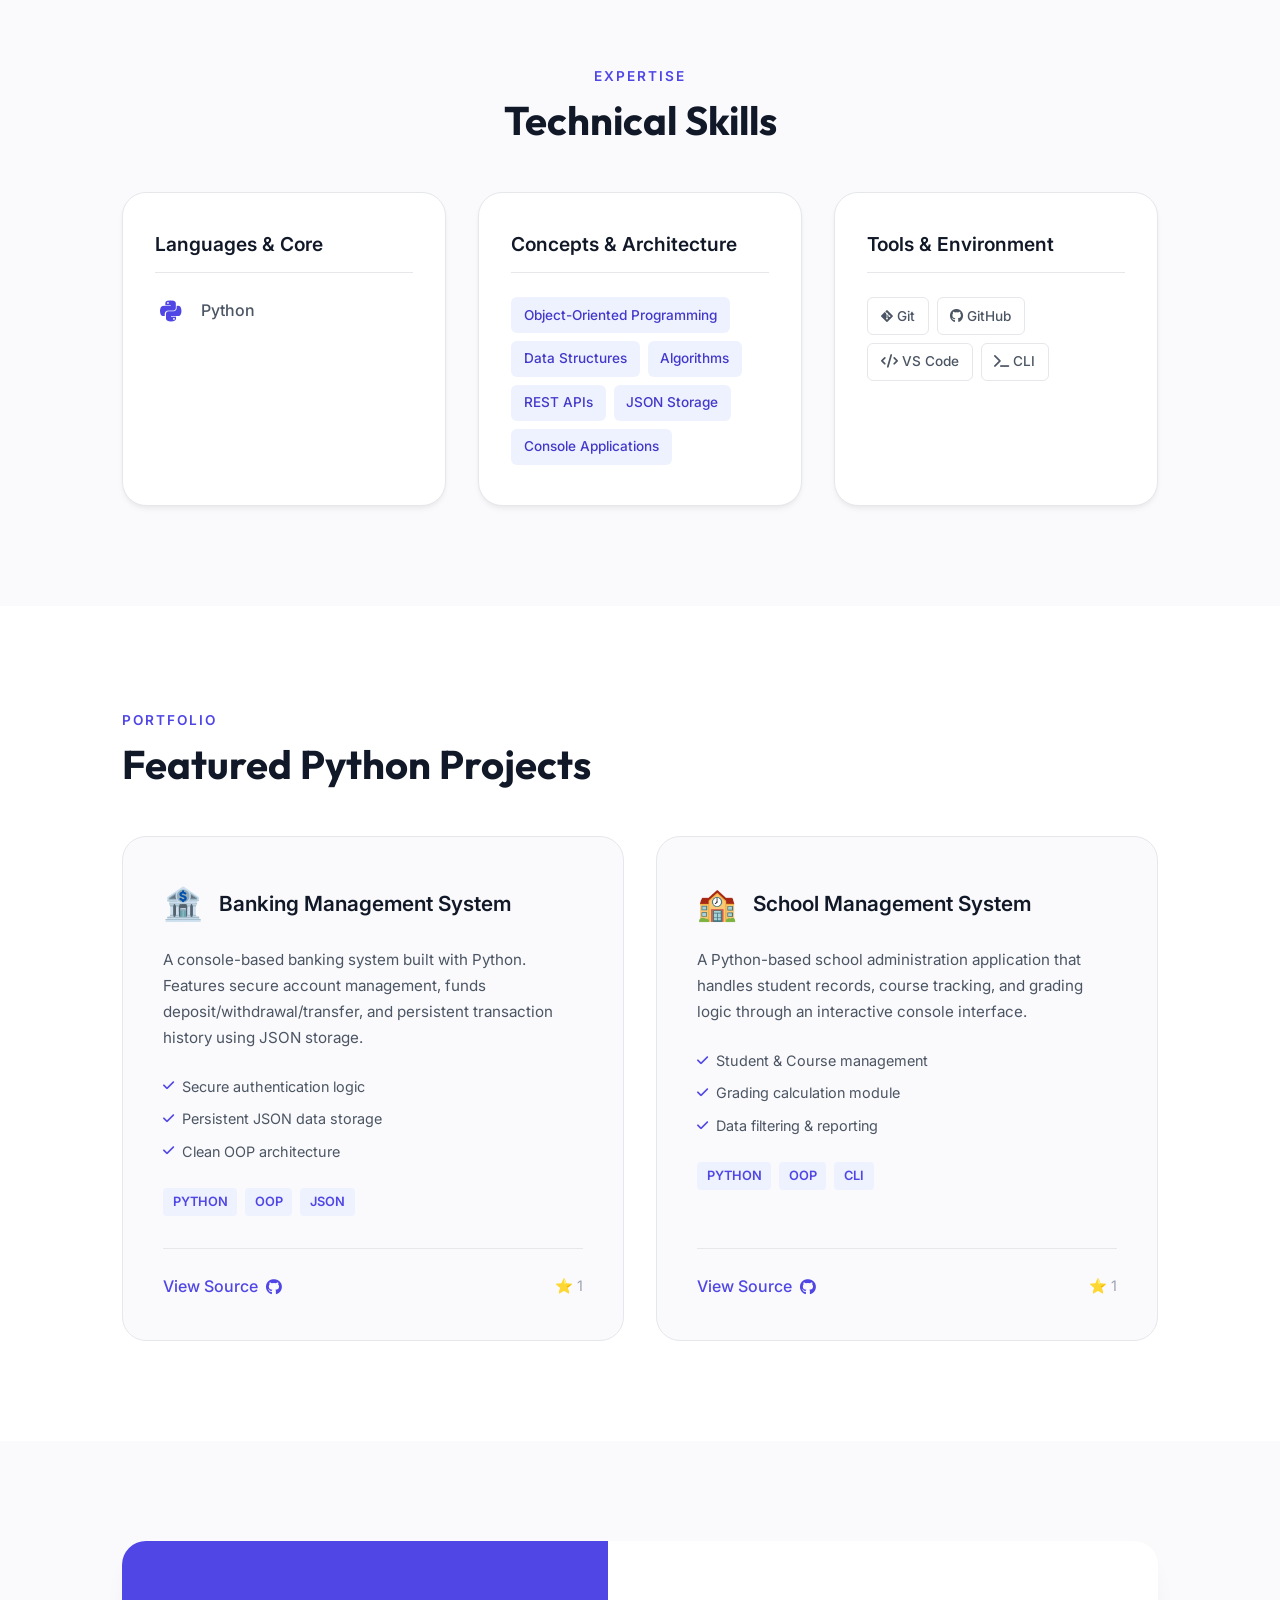
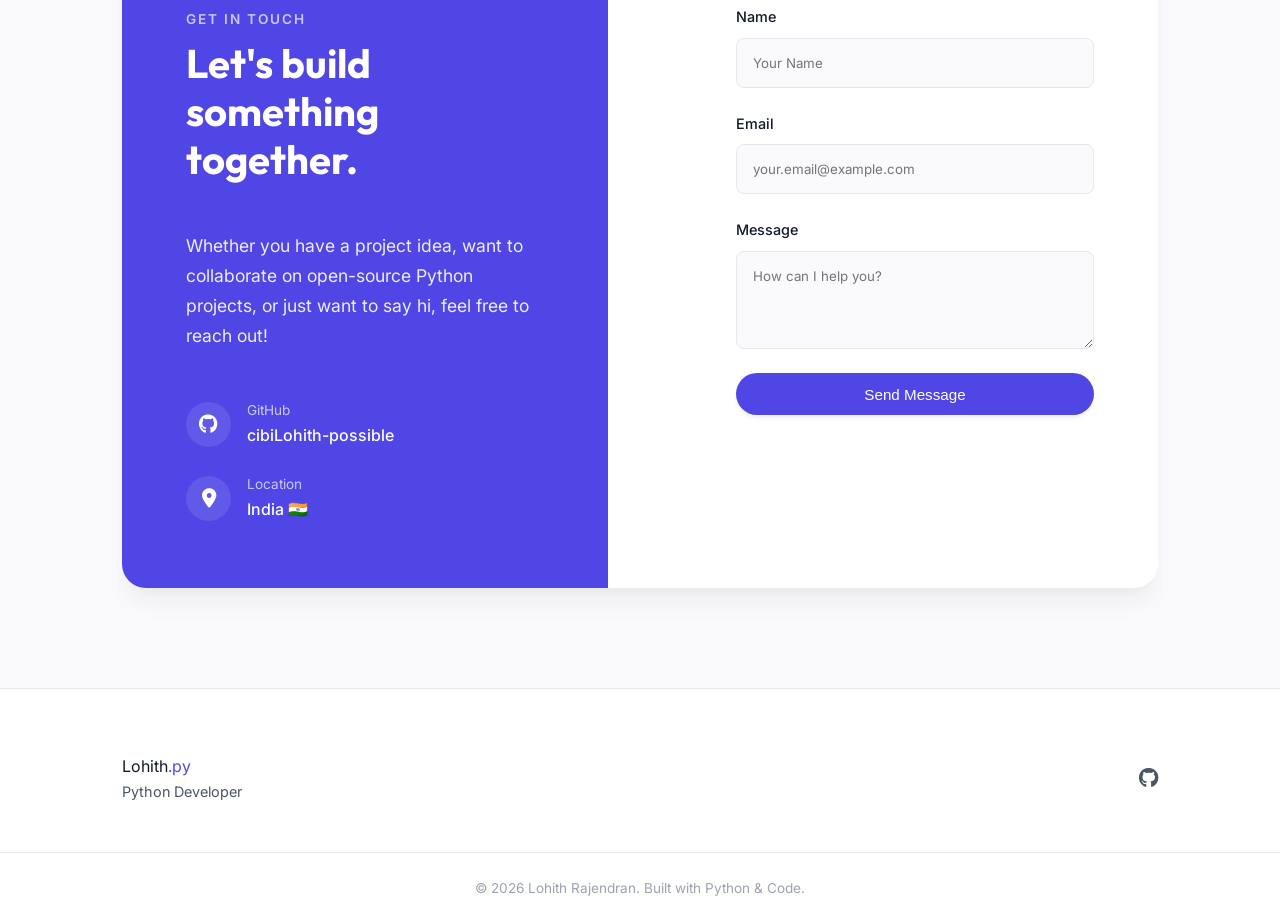
<file: portflio/source/template/index.html>
<!DOCTYPE html>
<html lang="en">
<head>
  <meta charset="UTF-8">
  <meta name="viewport" content="width=device-width, initial-scale=1.0">
  <title>Lohith Rajendran — Python Developer</title>
  <meta name="description" content="Lohith Rajendran — Python Developer with strong backend and system architecture skills. Explore my projects and get in touch.">
  <meta name="keywords" content="Lohith Rajendran, developer, portfolio, Python, backend, OOP, system design">
  <meta name="author" content="Lohith Rajendran">

  <!-- Open Graph -->
  <meta property="og:title" content="Lohith Rajendran — Python Developer">
  <meta property="og:description" content="Portfolio of Lohith Rajendran, Python Developer.">
  <meta property="og:type" content="website">
  <meta property="og:url" content="https://cibiLohith-possible.github.io/portfolio/">

  <!-- Fonts: Outfit for headings, Inter for body -->
  <link rel="preconnect" href="https://fonts.googleapis.com">
  <link rel="preconnect" href="https://fonts.gstatic.com" crossorigin>
  <link href="https://fonts.googleapis.com/css2?family=Inter:wght@300;400;500;600;700&family=Outfit:wght@400;500;600;700;800&display=swap" rel="stylesheet">

  <!-- Icons -->
  <link rel="stylesheet" href="https://cdnjs.cloudflare.com/ajax/libs/font-awesome/6.5.1/css/all.min.css">

  <!-- Styles -->
  <link rel="stylesheet" href="../static/style.css">
</head>
<body>

<!-- Scroll Progress Bar -->
<div class="progress-bar" id="progressBar"></div>

<!-- ============ NAV ============ -->
<nav class="navbar" id="navbar">
  <div class="nav-inner">
    <a href="#home" class="nav-logo">
      <span class="logo-text">Lohith<span class="logo-accent">.py</span></span>
    </a>
    <button class="nav-toggle" id="navToggle" aria-label="Toggle menu">
      <span></span><span></span><span></span>
    </button>
    <ul class="nav-links" id="navLinks">
      <li><a href="#about" data-nav>About</a></li>
      <li><a href="#skills" data-nav>Skills</a></li>
      <li><a href="#projects" data-nav>Projects</a></li>
      <li><a href="#contact" data-nav class="nav-cta">Contact Me</a></li>
    </ul>
  </div>
</nav>

<!-- ============ HERO ============ -->
<header class="hero" id="home">
  <div class="hero-inner">
    <div class="hero-copy reveal">
      <span class="greeting">Hello, I'm</span>
      <h1 class="hero-title">Lohith Rajendran</h1>
      <h2 class="hero-role"><i class="fa-brands fa-python logo-python"></i> Python Developer</h2>
      <p class="hero-tagline">I specialize in building robust backend systems, scalable OOP architectures, and clean Python applications.</p>
      
      <div class="hero-actions">
        <a href="#projects" class="btn btn-primary">
          <span>View My Work</span>
          <i class="fa-solid fa-arrow-right"></i>
        </a>
        <a href="https://github.com/cibiLohith-possible" class="btn btn-outline" target="_blank" rel="noopener">
          <i class="fa-brands fa-github"></i><span>GitHub</span>
        </a>
      </div>
      
      <div class="hero-socials">
        <a href="https://github.com/cibiLohith-possible" aria-label="GitHub" target="_blank" rel="noopener">
          <i class="fa-brands fa-github"></i>
        </a>
        <a href="#contact" aria-label="Email">
          <i class="fa-solid fa-envelope"></i>
        </a>
      </div>
    </div>
    
    <div class="hero-visual reveal reveal-delay">
      <div class="image-wrapper">
        <img src="../images/profile.jpeg" ... alt="Lohith Rajendran" class="profile-img" onerror="this.src='https://ui-avatars.com/api/?name=Lohith+Rajendran&size=400&background=1E1E2E&color=7B61FF&font-size=0.33'">
        <div class="image-backdrop"></div>
      </div>
    </div>
  </div>
  
  <div class="scroll-indicator">
    <a href="#about" aria-label="Scroll Down">
      <i class="fa-solid fa-arrow-down"></i>
    </a>
  </div>
</header>

<!-- ============ ABOUT ============ -->
<section class="section bg-light" id="about">
  <div class="section-inner">
    <div class="about-grid">
      <div class="reveal">
        <span class="section-subtitle">Discover</span>
        <h2 class="section-title">About Me</h2>
        <div class="about-content">
          <p>
            I'm a passionate <strong>Python Developer</strong> from India focused on crafting clean, efficient, and maintainable backend systems. My expertise lies in Object-Oriented Programming (OOP), Data Structures, and building real-world logic applications.
          </p>
          <p>
            I enjoy designing clean system architectures, structured JSON-based data stores, and backend CLI applications that solve real-world problems.
          </p>
          <p>
            When I'm not coding, I am exploring advanced Python concepts (Async, Decorators, Web Frameworks) and actively maintaining open-source repositories on GitHub.
          </p>
        </div>
      </div>
      
      <div class="about-stats reveal reveal-delay">
        <div class="stat-card">
          <i class="fa-solid fa-code stat-icon"></i>
          <h3 class="stat-title">Backend Architecture</h3>
          <p class="stat-desc">Python & Clean Code</p>
        </div>
        <div class="stat-card">
          <i class="fa-solid fa-cubes stat-icon"></i>
          <h3 class="stat-title">Core Paradigms</h3>
          <p class="stat-desc">OOP & Data Structures</p>
        </div>
        <div class="stat-card">
          <i class="fa-brands fa-github stat-icon"></i>
          <h3 class="stat-title">Open Source</h3>
          <p class="stat-desc">Active GitHub Contributor</p>
        </div>
      </div>
    </div>
  </div>
</section>

<!-- ============ SKILLS ============ -->
<section class="section" id="skills">
  <div class="section-inner text-center">
    <span class="section-subtitle">Expertise</span>
    <h2 class="section-title">Technical Skills</h2>
    
    <div class="skills-container reveal">
      
      <div class="skill-group">
        <h3 class="skill-group-title">Languages & Core</h3>
        <div class="skill-items">
          <div class="skill-item">
            <i class="fa-brands fa-python"></i>
            <span>Python</span>
          </div>
        </div>
      </div>

      <div class="skill-group">
        <h3 class="skill-group-title">Concepts & Architecture</h3>
        <div class="skill-tags">
          <span class="tag">Object-Oriented Programming</span>
          <span class="tag">Data Structures</span>
          <span class="tag">Algorithms</span>
          <span class="tag">REST APIs</span>
          <span class="tag">JSON Storage</span>
          <span class="tag">Console Applications</span>
        </div>
      </div>

      <div class="skill-group">
        <h3 class="skill-group-title">Tools & Environment</h3>
        <div class="skill-tags">
          <span class="tag tag-outline"><i class="fa-brands fa-git-alt"></i> Git</span>
          <span class="tag tag-outline"><i class="fa-brands fa-github"></i> GitHub</span>
          <span class="tag tag-outline"><i class="fa-solid fa-code"></i> VS Code</span>
          <span class="tag tag-outline"><i class="fa-solid fa-terminal"></i> CLI</span>
        </div>
      </div>
      
    </div>
  </div>
</section>

<!-- ============ PROJECTS ============ -->
<section class="section bg-light" id="projects">
  <div class="section-inner">
    <span class="section-subtitle">Portfolio</span>
    <h2 class="section-title">Featured Python Projects</h2>
    
    <div class="projects-grid">

      <!-- Project 1 -->
      <article class="project-card reveal">
        <div class="project-content">
          <div class="project-header">
            <span class="project-icon">🏦</span>
            <h3 class="project-title">Banking Management System</h3>
          </div>
          <p class="project-desc">A console-based banking system built with Python. Features secure account management, funds deposit/withdrawal/transfer, and persistent transaction history using JSON storage.</p>
          <ul class="project-features">
            <li><i class="fa-solid fa-check"></i> Secure authentication logic</li>
            <li><i class="fa-solid fa-check"></i> Persistent JSON data storage</li>
            <li><i class="fa-solid fa-check"></i> Clean OOP architecture</li>
          </ul>
          <div class="project-tech">
            <span>Python</span><span>OOP</span><span>JSON</span>
          </div>
        </div>
        <div class="project-footer">
          <a href="https://github.com/cibiLohith-possible/Banking-Management-System" target="_blank" rel="noopener" class="project-link">
            <span>View Source</span> <i class="fa-brands fa-github"></i>
          </a>
          <span class="project-star">⭐ 1</span>
        </div>
      </article>

      <!-- Project 2 -->
      <article class="project-card reveal reveal-delay">
        <div class="project-content">
          <div class="project-header">
            <span class="project-icon">🏫</span>
            <h3 class="project-title">School Management System</h3>
          </div>
          <p class="project-desc">A Python-based school administration application that handles student records, course tracking, and grading logic through an interactive console interface.</p>
          <ul class="project-features">
            <li><i class="fa-solid fa-check"></i> Student & Course management</li>
            <li><i class="fa-solid fa-check"></i> Grading calculation module</li>
            <li><i class="fa-solid fa-check"></i> Data filtering & reporting</li>
          </ul>
          <div class="project-tech">
            <span>Python</span><span>OOP</span><span>CLI</span>
          </div>
        </div>
        <div class="project-footer">
          <a href="https://github.com/cibiLohith-possible/school-management-system" target="_blank" rel="noopener" class="project-link">
            <span>View Source</span> <i class="fa-brands fa-github"></i>
          </a>
          <span class="project-star">⭐ 1</span>
        </div>
      </article>

    </div>
  </div>
</section>

<!-- ============ CONTACT ============ -->
<section class="section" id="contact">
  <div class="section-inner">
    <div class="contact-wrapper reveal">
      <div class="contact-info">
        <span class="section-subtitle">Get in Touch</span>
        <h2 class="section-title">Let's build something together.</h2>
        <p class="contact-text">Whether you have a project idea, want to collaborate on open-source Python projects, or just want to say hi, feel free to reach out!</p>
        
        <div class="contact-methods">
          <a href="https://github.com/cibiLohith-possible" target="_blank" rel="noopener" class="contact-method">
            <div class="method-icon"><i class="fa-brands fa-github"></i></div>
            <div class="method-details">
              <span class="method-label">GitHub</span>
              <span class="method-value">cibiLohith-possible</span>
            </div>
          </a>
          <div class="contact-method">
            <div class="method-icon"><i class="fa-solid fa-location-dot"></i></div>
            <div class="method-details">
              <span class="method-label">Location</span>
              <span class="method-value">India 🇮🇳</span>
            </div>
          </div>
        </div>
      </div>
      
      <div class="contact-form-container">
        <form class="contact-form" id="contactForm">
          <div class="form-group">
            <label for="name">Name</label>
            <input type="text" id="name" required placeholder="Your Name">
          </div>
          <div class="form-group">
            <label for="email">Email</label>
            <input type="email" id="email" required placeholder="your.email@example.com">
          </div>
          <div class="form-group">
            <label for="message">Message</label>
            <textarea id="message" rows="4" required placeholder="How can I help you?"></textarea>
          </div>
          <button type="submit" class="btn btn-primary" id="submitBtn">Send Message</button>
        </form>
      </div>
    </div>
  </div>
</section>

<!-- ============ FOOTER ============ -->
<footer class="footer">
  <div class="section-inner footer-inner">
    <div class="footer-brand">
      <span class="logo-text">Lohith<span class="logo-accent">.py</span></span>
      <p>Python Developer</p>
    </div>
    
    <div class="footer-socials">
      <a href="https://github.com/cibiLohith-possible" target="_blank" aria-label="GitHub"><i class="fa-brands fa-github"></i></a>
    </div>
  </div>
  <div class="footer-bottom">
    <p>&copy; <span id="year"></span> Lohith Rajendran. Built with Python & Code.</p>
  </div>
</footer>

<script src="../static/scripts.js"></script>
</body>
</html>
</file>
<file: portflio/style.css>
/* ─────────────────────────────────────────────
   LOHITH R – PORTFOLIO  |  style.css
   Light & Premium Theme
   ───────────────────────────────────────────── */

/* ── DESIGN TOKENS ── */
:root {
  --clr-bg: #f8f9fc;
  --clr-bg-alt: #ffffff;
  --clr-surface: #ffffff;
  --clr-surface-2: #f1f4f9;
  --clr-border: #e2e8f0;
  --clr-border-soft: rgba(0, 0, 0, .06);

  --clr-text: #0f172a;
  --clr-text-muted: #64748b;
  --clr-text-light: #94a3b8;

  /* Brand palette – deep indigo × violet */
  --clr-primary: #4f46e5;
  --clr-primary-dark: #3730a3;
  --clr-primary-light: #818cf8;
  --clr-accent: #7c3aed;
  --clr-accent-light: #a78bfa;
  --clr-success: #059669;
  --clr-warning: #d97706;

  /* Gradients */
  --grad-primary: linear-gradient(135deg, #4f46e5 0%, #7c3aed 100%);
  --grad-accent: linear-gradient(135deg, #7c3aed 0%, #ec4899 100%);
  --grad-hero: linear-gradient(135deg, #ede9fe 0%, #dbeafe 50%, #fce7f3 100%);
  --grad-card: linear-gradient(135deg, #ffffff 0%, #f8faff 100%);

  /* Shadows */
  --shadow-xs: 0 1px 2px rgba(0, 0, 0, .05);
  --shadow-sm: 0 2px 8px rgba(79, 70, 229, .08);
  --shadow-md: 0 8px 32px rgba(79, 70, 229, .12);
  --shadow-lg: 0 20px 60px rgba(79, 70, 229, .16);
  --shadow-xl: 0 32px 80px rgba(79, 70, 229, .20);

  /* Layout */
  --max-width: 1200px;
  --nav-h: 72px;
  --radius-sm: 8px;
  --radius-md: 16px;
  --radius-lg: 24px;
  --radius-xl: 32px;

  /* Typography */
  --font-display: 'Outfit', 'Inter', sans-serif;
  --font-body: 'Inter', sans-serif;

  /* Transitions */
  --t-fast: 150ms ease;
  --t-base: 250ms ease;
  --t-slow: 400ms ease;
  --t-spring: 600ms cubic-bezier(0.34, 1.56, 0.64, 1);
}

/* ── RESET & BASE ── */
*,
*::before,
*::after {
  box-sizing: border-box;
  margin: 0;
  padding: 0;
}

html {
  font-size: 16px;
  scroll-behavior: smooth;
  scroll-padding-top: var(--nav-h);
}

body {
  font-family: var(--font-body);
  background: var(--clr-bg);
  color: var(--clr-text);
  line-height: 1.6;
  overflow-x: hidden;
  -webkit-font-smoothing: antialiased;
}

img {
  display: block;
  max-width: 100%;
}

a {
  color: inherit;
  text-decoration: none;
}

ul {
  list-style: none;
}

button {
  cursor: pointer;
  border: none;
  background: none;
}

.container {
  width: 100%;
  max-width: var(--max-width);
  margin: 0 auto;
  padding: 0 24px;
}

.section {
  padding: 96px 0;
}

/* ── SECTION HEADERS ── */
.section-header {
  text-align: center;
  margin-bottom: 64px;
}

.section-tag {
  display: inline-block;
  font-size: .75rem;
  font-weight: 600;
  letter-spacing: .12em;
  text-transform: uppercase;
  color: var(--clr-primary);
  background: rgba(79, 70, 229, .08);
  border: 1px solid rgba(79, 70, 229, .18);
  border-radius: 100px;
  padding: 4px 16px;
  margin-bottom: 16px;
}

.section-title {
  font-family: var(--font-display);
  font-size: clamp(2rem, 4vw, 2.75rem);
  font-weight: 800;
  color: var(--clr-text);
  line-height: 1.15;
  margin-bottom: 12px;
}

.section-subtitle {
  font-size: 1rem;
  color: var(--clr-text-muted);
  max-width: 520px;
  margin: 0 auto;
}

.gradient-text {
  background: var(--grad-primary);
  -webkit-background-clip: text;
  -webkit-text-fill-color: transparent;
  background-clip: text;
}

/* ── NAVBAR ── */
.navbar {
  position: fixed;
  top: 0;
  left: 0;
  right: 0;
  height: var(--nav-h);
  z-index: 1000;
  transition: background var(--t-base), box-shadow var(--t-base), backdrop-filter var(--t-base);
}

.navbar.scrolled {
  background: rgba(255, 255, 255, .9);
  backdrop-filter: blur(20px);
  box-shadow: 0 1px 0 var(--clr-border), var(--shadow-sm);
}

.nav-container {
  display: flex;
  align-items: center;
  justify-content: space-between;
  height: 100%;
  max-width: var(--max-width);
  margin: 0 auto;
  padding: 0 24px;
}

.nav-logo {
  display: flex;
  align-items: center;
  justify-content: center;
  width: 44px;
  height: 44px;
  background: var(--grad-primary);
  border-radius: 12px;
  box-shadow: var(--shadow-sm);
  transition: transform var(--t-spring), box-shadow var(--t-base);
}

.nav-logo:hover {
  transform: scale(1.08) rotate(-3deg);
  box-shadow: var(--shadow-md);
}

.logo-text {
  font-family: var(--font-display);
  font-size: 1rem;
  font-weight: 800;
  color: #fff;
  letter-spacing: -.01em;
}

.nav-links {
  display: flex;
  align-items: center;
  gap: 4px;
}

.nav-link {
  font-size: .875rem;
  font-weight: 500;
  color: var(--clr-text-muted);
  padding: 8px 14px;
  border-radius: 8px;
  transition: color var(--t-fast), background var(--t-fast);
}

.nav-link:hover,
.nav-link.active {
  color: var(--clr-primary);
  background: rgba(79, 70, 229, .07);
}

.nav-cta {
  font-size: .875rem;
  font-weight: 600;
  color: #fff;
  background: var(--grad-primary);
  padding: 9px 22px;
  border-radius: 100px;
  margin-left: 8px;
  box-shadow: 0 4px 14px rgba(79, 70, 229, .35);
  transition: transform var(--t-base), box-shadow var(--t-base);
}

.nav-cta:hover {
  transform: translateY(-2px);
  box-shadow: 0 8px 24px rgba(79, 70, 229, .45);
}

.hamburger {
  display: none;
  flex-direction: column;
  gap: 5px;
  padding: 8px;
  border-radius: 8px;
}

.hamburger span {
  display: block;
  width: 22px;
  height: 2px;
  background: var(--clr-text);
  border-radius: 2px;
  transition: transform var(--t-base), opacity var(--t-base);
}

.hamburger.open span:nth-child(1) {
  transform: translateY(7px) rotate(45deg);
}

.hamburger.open span:nth-child(2) {
  opacity: 0;
}

.hamburger.open span:nth-child(3) {
  transform: translateY(-7px) rotate(-45deg);
}

/* ── HERO ── */
.hero {
  min-height: 100vh;
  display: flex;
  align-items: center;
  position: relative;
  overflow: hidden;
  background: var(--grad-hero);
}

.hero-bg {
  position: absolute;
  inset: 0;
  overflow: hidden;
}

.hero-orb {
  position: absolute;
  border-radius: 50%;
  filter: blur(80px);
  opacity: .5;
}

.orb-1 {
  width: 500px;
  height: 500px;
  background: radial-gradient(circle, rgba(79, 70, 229, .35) 0%, transparent 70%);
  top: -150px;
  right: -100px;
  animation: orbFloat 8s ease-in-out infinite;
}

.orb-2 {
  width: 400px;
  height: 400px;
  background: radial-gradient(circle, rgba(124, 58, 237, .3) 0%, transparent 70%);
  bottom: -100px;
  left: -80px;
  animation: orbFloat 10s ease-in-out infinite reverse;
}

.orb-3 {
  width: 300px;
  height: 300px;
  background: radial-gradient(circle, rgba(236, 72, 153, .2) 0%, transparent 70%);
  top: 50%;
  left: 50%;
  transform: translate(-50%, -50%);
  animation: orbFloat 12s ease-in-out infinite;
}

@keyframes orbFloat {

  0%,
  100% {
    transform: translateY(0) scale(1);
  }

  50% {
    transform: translateY(-30px) scale(1.05);
  }
}

.grid-overlay {
  position: absolute;
  inset: 0;
  background-image:
    linear-gradient(rgba(79, 70, 229, .04) 1px, transparent 1px),
    linear-gradient(90deg, rgba(79, 70, 229, .04) 1px, transparent 1px);
  background-size: 48px 48px;
}

.hero-container {
  display: grid;
  grid-template-columns: 1fr 1fr;
  gap: 64px;
  align-items: center;
  max-width: var(--max-width);
  margin: 0 auto;
  padding: 96px 24px 64px;
  position: relative;
  z-index: 1;
}

.hero-badge {
  display: inline-flex;
  align-items: center;
  gap: 8px;
  font-size: .8rem;
  font-weight: 600;
  color: var(--clr-success);
  background: rgba(5, 150, 105, .08);
  border: 1px solid rgba(5, 150, 105, .2);
  border-radius: 100px;
  padding: 6px 16px;
  margin-bottom: 24px;
}

.badge-dot {
  width: 8px;
  height: 8px;
  background: var(--clr-success);
  border-radius: 50%;
  animation: pulseDot 2s ease-in-out infinite;
}

@keyframes pulseDot {

  0%,
  100% {
    opacity: 1;
    transform: scale(1);
  }

  50% {
    opacity: .6;
    transform: scale(.8);
  }
}

.hero-name {
  font-family: var(--font-display);
  font-size: clamp(2.25rem, 5vw, 3.75rem);
  font-weight: 900;
  line-height: 1.1;
  margin-bottom: 16px;
  color: var(--clr-text);
}

.hero-role {
  font-size: clamp(1.1rem, 2.5vw, 1.5rem);
  font-weight: 500;
  color: var(--clr-text-muted);
  margin-bottom: 24px;
  min-height: 2em;
  display: flex;
  align-items: center;
  gap: 8px;
}

.role-prefix {
  color: var(--clr-text-muted);
}

.typed-text {
  color: var(--clr-primary);
  font-weight: 700;
}

.typed-cursor {
  color: var(--clr-primary);
  animation: blink 1s step-end infinite;
}

@keyframes blink {

  0%,
  100% {
    opacity: 1;
  }

  50% {
    opacity: 0;
  }
}

.hero-description {
  font-size: 1.05rem;
  color: var(--clr-text-muted);
  line-height: 1.75;
  max-width: 480px;
  margin-bottom: 40px;
}

.hero-actions {
  display: flex;
  gap: 16px;
  flex-wrap: wrap;
  margin-bottom: 40px;
}

.btn-primary {
  display: inline-flex;
  align-items: center;
  gap: 8px;
  font-size: .9rem;
  font-weight: 600;
  color: #fff;
  background: var(--grad-primary);
  padding: 14px 32px;
  border-radius: 100px;
  box-shadow: 0 6px 24px rgba(79, 70, 229, .35);
  transition: transform var(--t-base), box-shadow var(--t-base);
}

.btn-primary:hover {
  transform: translateY(-3px);
  box-shadow: 0 12px 36px rgba(79, 70, 229, .45);
}

.btn-outline {
  display: inline-flex;
  align-items: center;
  gap: 8px;
  font-size: .9rem;
  font-weight: 600;
  color: var(--clr-primary);
  background: rgba(79, 70, 229, .06);
  border: 1.5px solid rgba(79, 70, 229, .25);
  padding: 13px 32px;
  border-radius: 100px;
  transition: background var(--t-base), border-color var(--t-base), transform var(--t-base);
}

.btn-outline:hover {
  background: rgba(79, 70, 229, .12);
  border-color: var(--clr-primary);
  transform: translateY(-3px);
}

.hero-social {
  display: flex;
  gap: 12px;
}

.social-link {
  display: flex;
  align-items: center;
  justify-content: center;
  width: 44px;
  height: 44px;
  border-radius: 12px;
  background: var(--clr-surface);
  border: 1px solid var(--clr-border);
  color: var(--clr-text-muted);
  box-shadow: var(--shadow-xs);
  transition: color var(--t-fast), background var(--t-fast), transform var(--t-spring), box-shadow var(--t-base);
}

.social-link svg {
  width: 18px;
  height: 18px;
}

.social-link:hover {
  color: var(--clr-primary);
  background: rgba(79, 70, 229, .07);
  border-color: rgba(79, 70, 229, .25);
  transform: translateY(-3px);
  box-shadow: var(--shadow-md);
}

/* Profile card */
.hero-visual {
  display: flex;
  align-items: center;
  justify-content: center;
  position: relative;
}

.profile-card {
  position: relative;
  width: 320px;
  height: 320px;
  display: flex;
  align-items: center;
  justify-content: center;
}

.profile-ring {
  position: absolute;
  border-radius: 50%;
  border: 2px solid transparent;
}

.ring-outer {
  inset: -20px;
  border-image: linear-gradient(135deg, rgba(79, 70, 229, .4), rgba(124, 58, 237, .2), rgba(236, 72, 153, .4)) 1;
  border-radius: 50%;
  border: 2px solid;
  border-color: rgba(79, 70, 229, .2);
  animation: ringRotate 12s linear infinite;
}

.ring-inner {
  inset: -8px;
  border-color: rgba(124, 58, 237, .15);
  border: 2px solid rgba(124, 58, 237, .15);
  animation: ringRotate 8s linear infinite reverse;
}

@keyframes ringRotate {
  from {
    transform: rotate(0deg);
  }

  to {
    transform: rotate(360deg);
  }
}

.profile-img-wrapper {
  width: 280px;
  height: 280px;
  border-radius: 50%;
  overflow: hidden;
  border: 4px solid #fff;
  box-shadow: var(--shadow-xl);
  background: var(--clr-surface-2);
}

.profile-img {
  width: 100%;
  height: 100%;
  object-fit: cover;
  object-position: center top;
}

.profile-badge {
  position: absolute;
  bottom: 10px;
  right: -20px;
  display: flex;
  align-items: center;
  gap: 12px;
  background: #fff;
  border: 1px solid var(--clr-border);
  border-radius: 16px;
  padding: 12px 20px;
  box-shadow: var(--shadow-md);
}

.badge-icon {
  font-size: 1.5rem;
}

.badge-label {
  font-weight: 700;
  font-size: .875rem;
  color: var(--clr-text);
}

.badge-sublabel {
  font-size: .75rem;
  color: var(--clr-text-muted);
}

.floating-card {
  position: absolute;
  display: flex;
  align-items: center;
  gap: 12px;
  background: rgba(255, 255, 255, .92);
  backdrop-filter: blur(12px);
  border: 1px solid var(--clr-border);
  border-radius: 14px;
  padding: 12px 18px;
  box-shadow: var(--shadow-md);
}

.float-icon {
  font-size: 1.4rem;
}

.float-title {
  font-weight: 700;
  font-size: .8rem;
  color: var(--clr-text);
}

.float-sub {
  font-size: .7rem;
  color: var(--clr-text-muted);
}

.card-top {
  top: 0;
  left: -60px;
  animation: floatCard 4s ease-in-out infinite;
}

.card-bottom {
  bottom: 20px;
  left: -50px;
  animation: floatCard 4s ease-in-out infinite 2s;
}

@keyframes floatCard {

  0%,
  100% {
    transform: translateY(0);
  }

  50% {
    transform: translateY(-10px);
  }
}

.scroll-indicator {
  position: absolute;
  bottom: 32px;
  left: 50%;
  transform: translateX(-50%);
  z-index: 2;
}

.scroll-arrow {
  width: 24px;
  height: 24px;
  border-right: 2px solid var(--clr-primary);
  border-bottom: 2px solid var(--clr-primary);
  transform: rotate(45deg);
  opacity: .5;
  animation: scrollBounce 1.8s ease-in-out infinite;
}

@keyframes scrollBounce {

  0%,
  100% {
    transform: rotate(45deg) translateY(0);
    opacity: .5;
  }

  50% {
    transform: rotate(45deg) translateY(6px);
    opacity: 1;
  }
}

/* ── ABOUT ── */
.about {
  background: var(--clr-bg-alt);
}

.about-grid {
  display: grid;
  grid-template-columns: 1fr 1fr;
  gap: 64px;
  align-items: start;
}

.about-lead {
  font-size: 1.15rem;
  font-weight: 500;
  color: var(--clr-text);
  line-height: 1.7;
  margin-bottom: 16px;
}

.about-body {
  font-size: 1rem;
  color: var(--clr-text-muted);
  line-height: 1.8;
  margin-bottom: 16px;
}

.about-stats {
  display: grid;
  grid-template-columns: repeat(4, 1fr);
  gap: 16px;
  margin-top: 32px;
  padding: 24px;
  background: var(--clr-bg);
  border-radius: var(--radius-md);
  border: 1px solid var(--clr-border);
}

.stat-item {
  text-align: center;
}

.stat-number {
  font-family: var(--font-display);
  font-size: 1.6rem;
  font-weight: 800;
  background: var(--grad-primary);
  -webkit-background-clip: text;
  -webkit-text-fill-color: transparent;
  background-clip: text;
}

.stat-label {
  font-size: .75rem;
  color: var(--clr-text-muted);
  margin-top: 2px;
}

.detail-card {
  background: var(--clr-surface);
  border: 1px solid var(--clr-border);
  border-radius: var(--radius-lg);
  padding: 32px;
  box-shadow: var(--shadow-sm);
  transition: box-shadow var(--t-base);
}

.detail-card:hover {
  box-shadow: var(--shadow-md);
}

.detail-title {
  font-family: var(--font-display);
  font-size: 1.1rem;
  font-weight: 700;
  margin-bottom: 24px;
  color: var(--clr-text);
}

.detail-list {
  display: flex;
  flex-direction: column;
  gap: 16px;
}

.detail-item {
  display: grid;
  grid-template-columns: 24px 80px 1fr;
  align-items: center;
  gap: 12px;
  font-size: .875rem;
  padding-bottom: 16px;
  border-bottom: 1px solid var(--clr-border-soft);
}

.detail-item:last-child {
  border-bottom: none;
  padding-bottom: 0;
}

.detail-icon {
  font-size: 1rem;
}

.detail-key {
  color: var(--clr-text-muted);
  font-weight: 500;
}

.detail-value {
  color: var(--clr-text);
  font-weight: 500;
}

.detail-link {
  color: var(--clr-primary);
  transition: opacity var(--t-fast);
}

.detail-link:hover {
  opacity: .75;
}

/* ── SKILLS ── */
.skills {
  background: var(--clr-bg);
}

.skills-grid {
  display: grid;
  grid-template-columns: repeat(3, 1fr);
  gap: 24px;
  margin-bottom: 56px;
}

.skill-category {
  background: var(--clr-surface);
  border: 1px solid var(--clr-border);
  border-radius: var(--radius-md);
  padding: 28px;
  box-shadow: var(--shadow-xs);
  transition: transform var(--t-base), box-shadow var(--t-base);
}

.skill-category:hover {
  transform: translateY(-4px);
  box-shadow: var(--shadow-md);
}

.skill-cat-header {
  display: flex;
  align-items: center;
  gap: 10px;
  margin-bottom: 20px;
}

.skill-cat-icon {
  font-size: 1.4rem;
}

.skill-cat-title {
  font-family: var(--font-display);
  font-size: 1rem;
  font-weight: 700;
  color: var(--clr-text);
}

.skill-tags {
  display: flex;
  flex-wrap: wrap;
  gap: 8px;
}

.skill-tag {
  font-size: .75rem;
  font-weight: 500;
  color: var(--clr-text-muted);
  background: var(--clr-surface-2);
  border: 1px solid var(--clr-border);
  border-radius: 100px;
  padding: 4px 12px;
  transition: background var(--t-fast), color var(--t-fast), border-color var(--t-fast);
}

.skill-tag:hover {
  background: rgba(79, 70, 229, .08);
  color: var(--clr-primary);
  border-color: rgba(79, 70, 229, .2);
}

.tag-primary {
  color: var(--clr-primary);
  background: rgba(79, 70, 229, .08);
  border-color: rgba(79, 70, 229, .2);
}

.tag-secondary {
  color: var(--clr-accent);
  background: rgba(124, 58, 237, .08);
  border-color: rgba(124, 58, 237, .2);
}

.tag-accent {
  color: var(--clr-warning);
  background: rgba(217, 119, 6, .08);
  border-color: rgba(217, 119, 6, .2);
}

/* Proficiency bars */
.proficiency-section {
  background: var(--clr-surface);
  border: 1px solid var(--clr-border);
  border-radius: var(--radius-lg);
  padding: 40px;
  box-shadow: var(--shadow-sm);
}

.proficiency-title {
  font-family: var(--font-display);
  font-size: 1.2rem;
  font-weight: 700;
  margin-bottom: 32px;
  color: var(--clr-text);
}

.prof-bars {
  display: flex;
  flex-direction: column;
  gap: 24px;
}

.prof-bar-item {}

.prof-bar-header {
  display: flex;
  justify-content: space-between;
  margin-bottom: 10px;
}

.prof-lang {
  font-weight: 600;
  font-size: .9rem;
  color: var(--clr-text);
}

.prof-pct {
  font-weight: 700;
  font-size: .875rem;
  color: var(--clr-primary);
}

.prof-bar-bg {
  height: 8px;
  background: var(--clr-surface-2);
  border-radius: 100px;
  overflow: hidden;
}

.prof-bar-fill {
  height: 100%;
  width: 0;
  background: var(--grad-primary);
  border-radius: 100px;
  transition: width 1.2s cubic-bezier(0.22, 1, 0.36, 1);
}

.prof-bar-fill.animated {
  width: var(--target-width);
}

/* ── EXPERIENCE ── */
.experience {
  background: var(--clr-bg-alt);
}

.timeline {
  position: relative;
}

.timeline::before {
  content: '';
  position: absolute;
  left: 24px;
  top: 0;
  bottom: 0;
  width: 2px;
  background: linear-gradient(to bottom, var(--clr-primary), rgba(79, 70, 229, .1));
}

.timeline-item {
  position: relative;
  padding-left: 72px;
  margin-bottom: 40px;
}

.timeline-dot {
  position: absolute;
  left: 16px;
  top: 16px;
  width: 18px;
  height: 18px;
  border-radius: 50%;
  background: var(--grad-primary);
  border: 3px solid var(--clr-bg-alt);
  box-shadow: 0 0 0 3px rgba(79, 70, 229, .2);
  z-index: 1;
}

.timeline-content {
  background: var(--clr-surface);
  border: 1px solid var(--clr-border);
  border-radius: var(--radius-lg);
  padding: 36px;
  box-shadow: var(--shadow-sm);
  transition: box-shadow var(--t-base);
}

.timeline-content:hover {
  box-shadow: var(--shadow-md);
}

.exp-header {
  display: flex;
  justify-content: space-between;
  align-items: flex-start;
  margin-bottom: 20px;
  flex-wrap: wrap;
  gap: 16px;
}

.exp-role {
  font-family: var(--font-display);
  font-size: 1.25rem;
  font-weight: 700;
  color: var(--clr-text);
  margin-bottom: 6px;
}

.exp-company {
  display: flex;
  align-items: center;
  gap: 8px;
}

.company-name {
  font-weight: 600;
  color: var(--clr-primary);
  font-size: .95rem;
}

.exp-type {
  font-size: .72rem;
  color: var(--clr-primary);
  background: rgba(79, 70, 229, .08);
  border: 1px solid rgba(79, 70, 229, .15);
  border-radius: 100px;
  padding: 2px 10px;
}

.exp-duration {
  text-align: right;
}

.duration-badge {
  display: inline-block;
  font-size: .8rem;
  font-weight: 600;
  color: var(--clr-text-muted);
  background: var(--clr-surface-2);
  border: 1px solid var(--clr-border);
  border-radius: 100px;
  padding: 5px 14px;
  margin-bottom: 4px;
}

.duration-length {
  display: block;
  font-size: .75rem;
  color: var(--clr-text-light);
  text-align: center;
}

.exp-bullets {
  list-style: none;
  display: flex;
  flex-direction: column;
  gap: 10px;
  margin-bottom: 24px;
}

.exp-bullets li {
  font-size: .9rem;
  color: var(--clr-text-muted);
  line-height: 1.7;
  padding-left: 20px;
  position: relative;
}

.exp-bullets li::before {
  content: '▸';
  position: absolute;
  left: 0;
  color: var(--clr-primary);
  font-size: .75rem;
  top: 3px;
}

.exp-tags {
  display: flex;
  flex-wrap: wrap;
  gap: 8px;
}

.exp-tag {
  font-size: .72rem;
  font-weight: 500;
  color: var(--clr-primary);
  background: rgba(79, 70, 229, .07);
  border: 1px solid rgba(79, 70, 229, .15);
  border-radius: 100px;
  padding: 3px 12px;
}

/* ── PROJECTS ── */
.projects {
  background: var(--clr-bg);
}

.projects-grid {
  display: grid;
  grid-template-columns: repeat(auto-fit, minmax(300px, 380px));
  justify-content: center;
  gap: 28px;
  margin-bottom: 56px;
}

.project-card {
  position: relative;
  background: var(--clr-surface);
  border: 1px solid var(--clr-border);
  border-radius: var(--radius-lg);
  overflow: hidden;
  box-shadow: var(--shadow-xs);
  display: flex;
  flex-direction: column;
  transition: transform var(--t-base), box-shadow var(--t-base), border-color var(--t-base);
}

.project-card:hover {
  transform: translateY(-6px);
  box-shadow: var(--shadow-lg);
  border-color: rgba(79, 70, 229, .2);
}

.project-accent {
  height: 4px;
  background: var(--grad-primary);
  flex-shrink: 0;
}

.accent-green {
  background: linear-gradient(135deg, #059669, #10b981);
}

.accent-purple {
  background: linear-gradient(135deg, #7c3aed, #a78bfa);
}

.accent-ocean {
  background: linear-gradient(135deg, #0e7490, #06b6d4 55%, #38bdf8);
}

/* ── ONGOING PROJECT ── */
.ongoing-badge {
  display: inline-flex;
  align-items: center;
  gap: 6px;
  font-size: .7rem;
  font-weight: 700;
  letter-spacing: .02em;
  color: #0e7490;
  background: rgba(6, 182, 212, .12);
  border: 1px solid rgba(6, 182, 212, .32);
  border-radius: 100px;
  padding: 3px 11px 3px 9px;
  margin-bottom: 10px;
}

.ongoing-dot {
  width: 7px;
  height: 7px;
  border-radius: 50%;
  background: #06b6d4;
  box-shadow: 0 0 0 0 rgba(6, 182, 212, .6);
  animation: ongoing-pulse 2s ease-out infinite;
}

@keyframes ongoing-pulse {
  70% {
    box-shadow: 0 0 0 7px rgba(6, 182, 212, 0);
  }

  100% {
    box-shadow: 0 0 0 0 rgba(6, 182, 212, 0);
  }
}

.project-status {
  display: flex;
  align-items: center;
  gap: 6px;
  font-size: .8rem;
  color: var(--clr-text-muted);
}

.project-status .status-dot {
  width: 7px;
  height: 7px;
  border-radius: 50%;
  background: #06b6d4;
}

.project-ongoing:hover {
  border-color: rgba(6, 182, 212, .32);
  box-shadow: 0 20px 60px rgba(6, 182, 212, .16);
}

.featured-project {
  grid-column: span 1;
}

.featured-project .project-accent {
  height: 5px;
}

.project-header {
  display: flex;
  justify-content: space-between;
  align-items: center;
  padding: 24px 24px 0;
}

.project-icon {
  font-size: 2rem;
}

.project-links {
  display: flex;
  gap: 8px;
}

.proj-link {
  display: flex;
  align-items: center;
  justify-content: center;
  width: 36px;
  height: 36px;
  border-radius: 10px;
  background: var(--clr-surface-2);
  border: 1px solid var(--clr-border);
  color: var(--clr-text-muted);
  transition: color var(--t-fast), background var(--t-fast), transform var(--t-base);
}

.proj-link:hover {
  color: var(--clr-primary);
  background: rgba(79, 70, 229, .08);
  transform: scale(1.1);
}

.project-body {
  padding: 20px 24px;
  flex: 1;
}

.featured-badge {
  display: inline-block;
  font-size: .7rem;
  font-weight: 700;
  color: #fff;
  background: var(--grad-primary);
  border-radius: 100px;
  padding: 3px 10px;
  margin-bottom: 10px;
}

.project-title {
  font-family: var(--font-display);
  font-size: 1.05rem;
  font-weight: 700;
  color: var(--clr-text);
  margin-bottom: 10px;
  line-height: 1.3;
}

.proj-variant {
  font-weight: 400;
  color: var(--clr-text-muted);
  font-size: .85em;
}

.project-desc {
  font-size: .875rem;
  color: var(--clr-text-muted);
  line-height: 1.7;
  margin-bottom: 16px;
}

.project-tech {
  display: flex;
  flex-wrap: wrap;
  gap: 6px;
}

.tech-tag {
  font-size: .7rem;
  font-weight: 600;
  border-radius: 100px;
  padding: 3px 10px;
  color: var(--clr-text-muted);
  background: var(--clr-surface-2);
  border: 1px solid var(--clr-border);
}

.tech-js {
  color: #854d0e;
  background: rgba(234, 179, 8, .12);
  border-color: rgba(234, 179, 8, .3);
}

.tech-python {
  color: #1d4ed8;
  background: rgba(59, 130, 246, .12);
  border-color: rgba(59, 130, 246, .3);
}

.tech-html {
  color: #9a3412;
  background: rgba(234, 88, 12, .12);
  border-color: rgba(234, 88, 12, .3);
}

.tech-fullstack {
  color: #065f46;
  background: rgba(5, 150, 105, .12);
  border-color: rgba(5, 150, 105, .3);
}

.project-footer {
  padding: 16px 24px 24px;
  display: flex;
  justify-content: space-between;
  align-items: center;
  border-top: 1px solid var(--clr-border-soft);
}

.project-stars {
  display: flex;
  align-items: center;
  gap: 5px;
  font-size: .8rem;
  color: var(--clr-text-muted);
}

.project-stars svg {
  color: var(--clr-warning);
}

.view-project-btn {
  font-size: .8rem;
  font-weight: 600;
  color: var(--clr-primary);
  transition: gap var(--t-fast), opacity var(--t-fast);
}

.view-project-btn:hover {
  opacity: .75;
}

.projects-cta {
  text-align: center;
}

/* ── MINI PYTHON PROJECTS (auto-synced) ── */
.mini-projects {
  position: relative;
  background: var(--grad-card);
  border: 1px solid var(--clr-border);
  border-radius: var(--radius-lg);
  padding: 32px;
  margin-bottom: 48px;
  box-shadow: var(--shadow-xs);
}

.mini-head {
  display: flex;
  align-items: flex-start;
  justify-content: space-between;
  gap: 20px;
  margin-bottom: 24px;
}

.mini-title {
  font-family: var(--font-display);
  font-size: 1.35rem;
  font-weight: 700;
  color: var(--clr-text);
  margin-bottom: 6px;
}

.mini-sub {
  font-size: .875rem;
  color: var(--clr-text-muted);
  line-height: 1.6;
  max-width: 620px;
}

.mini-repo-link {
  color: var(--clr-primary);
  font-weight: 600;
  border-bottom: 1px solid rgba(79, 70, 229, .3);
  transition: border-color var(--t-fast);
}

.mini-repo-link:hover {
  border-bottom-color: var(--clr-primary);
}

.mini-count {
  flex-shrink: 0;
  font-size: .75rem;
  font-weight: 700;
  color: var(--clr-primary);
  background: rgba(79, 70, 229, .08);
  border: 1px solid rgba(79, 70, 229, .18);
  border-radius: 100px;
  padding: 5px 14px;
  white-space: nowrap;
}

.mini-grid {
  display: grid;
  grid-template-columns: repeat(auto-fill, minmax(230px, 1fr));
  gap: 16px;
}

.mini-card {
  display: flex;
  flex-direction: column;
  gap: 8px;
  background: var(--clr-surface);
  border: 1px solid var(--clr-border);
  border-radius: var(--radius-md);
  padding: 18px;
  transition: transform var(--t-base), box-shadow var(--t-base), border-color var(--t-base);
}

a.mini-card:hover {
  transform: translateY(-4px);
  border-color: rgba(79, 70, 229, .25);
  box-shadow: var(--shadow-md);
}

.mini-card-top {
  display: flex;
  align-items: center;
  gap: 10px;
}

.mini-card-icon {
  font-size: 1.15rem;
  line-height: 1;
}

.mini-card-title {
  font-family: var(--font-display);
  font-size: .95rem;
  font-weight: 700;
  color: var(--clr-text);
  line-height: 1.3;
}

.mini-card-desc {
  font-size: .8rem;
  color: var(--clr-text-muted);
  line-height: 1.6;
  flex: 1;
}

.mini-card-tags {
  display: flex;
  flex-wrap: wrap;
  gap: 5px;
}

.mini-card-foot {
  display: flex;
  align-items: center;
  gap: 5px;
  font-size: .75rem;
  font-weight: 600;
  color: var(--clr-primary);
  margin-top: 2px;
}

/* Loading skeletons */
.mini-skeleton {
  gap: 10px;
  pointer-events: none;
}

.mini-skeleton span {
  display: block;
  height: 11px;
  border-radius: 6px;
  background: linear-gradient(90deg, var(--clr-surface-2) 25%, #e8edf5 37%, var(--clr-surface-2) 63%);
  background-size: 400% 100%;
  animation: mini-shimmer 1.4s ease infinite;
}

.mini-skeleton span:nth-child(1) {
  width: 58%;
  height: 14px;
}

.mini-skeleton span:nth-child(2) {
  width: 100%;
}

.mini-skeleton span:nth-child(3) {
  width: 72%;
}

@keyframes mini-shimmer {
  0% {
    background-position: 100% 50%;
  }

  100% {
    background-position: 0 50%;
  }
}

.mini-note {
  margin-top: 18px;
  font-size: .78rem;
  color: var(--clr-text-light);
  text-align: center;
}

.mini-empty {
  grid-column: 1 / -1;
  text-align: center;
  font-size: .875rem;
  color: var(--clr-text-muted);
  padding: 24px 0;
}

/* ── EDUCATION ── */
.education {
  background: var(--clr-bg-alt);
}

.edu-grid {
  display: grid;
  grid-template-columns: repeat(3, 1fr);
  gap: 24px;
  margin-bottom: 56px;
}

.edu-card {
  background: var(--clr-surface);
  border: 1px solid var(--clr-border);
  border-radius: var(--radius-md);
  padding: 32px;
  box-shadow: var(--shadow-xs);
  transition: transform var(--t-base), box-shadow var(--t-base);
}

.edu-card:hover {
  transform: translateY(-4px);
  box-shadow: var(--shadow-md);
}

.edu-primary {
  border-top: 4px solid transparent;
  border-image: var(--grad-primary) 1;
  border-top: 4px solid var(--clr-primary);
}

.edu-icon {
  font-size: 2.2rem;
  margin-bottom: 16px;
}

.edu-badge {
  display: inline-block;
  font-size: .72rem;
  font-weight: 600;
  color: var(--clr-primary);
  background: rgba(79, 70, 229, .08);
  border: 1px solid rgba(79, 70, 229, .15);
  border-radius: 100px;
  padding: 3px 12px;
  margin-bottom: 12px;
}

.edu-degree {
  font-family: var(--font-display);
  font-size: 1rem;
  font-weight: 700;
  color: var(--clr-text);
  margin-bottom: 4px;
  line-height: 1.3;
}

.edu-field {
  font-size: .875rem;
  color: var(--clr-primary);
  font-weight: 500;
  margin-bottom: 4px;
}

.edu-institution {
  font-size: .8rem;
  color: var(--clr-text-muted);
  margin-bottom: 16px;
}

.edu-grade {
  display: flex;
  align-items: center;
  justify-content: space-between;
  padding: 10px 14px;
  background: var(--clr-surface-2);
  border-radius: 8px;
  border: 1px solid var(--clr-border);
}

.grade-label {
  font-size: .75rem;
  color: var(--clr-text-muted);
  font-weight: 500;
}

.grade-value {
  font-weight: 700;
  color: var(--clr-primary);
  font-size: .9rem;
}

/* Certs */
.certs-title {
  font-family: var(--font-display);
  font-size: 1.35rem;
  font-weight: 700;
  margin-bottom: 28px;
  color: var(--clr-text);
  text-align: center;
}

.certs-grid {
  display: grid;
  grid-template-columns: repeat(3, 1fr);
  gap: 20px;
}

.cert-card {
  display: flex;
  align-items: flex-start;
  gap: 16px;
  background: var(--clr-surface);
  border: 1px solid var(--clr-border);
  border-radius: var(--radius-md);
  padding: 24px;
  box-shadow: var(--shadow-xs);
  transition: transform var(--t-base), box-shadow var(--t-base);
}

.cert-card:hover {
  transform: translateY(-3px);
  box-shadow: var(--shadow-md);
}

.cert-icon {
  font-size: 2rem;
  flex-shrink: 0;
}

.cert-name {
  font-weight: 700;
  font-size: .9rem;
  color: var(--clr-text);
  margin-bottom: 4px;
}

.cert-desc {
  font-size: .8rem;
  color: var(--clr-text-muted);
  line-height: 1.5;
}

/* ── CONTACT ── */
.contact {
  background: var(--clr-bg);
}

.contact-grid {
  display: grid;
  grid-template-columns: 1fr 1.5fr;
  gap: 48px;
  align-items: start;
}

.contact-info {
  display: flex;
  flex-direction: column;
  gap: 16px;
}

.contact-card {
  display: flex;
  align-items: center;
  gap: 16px;
  background: var(--clr-surface);
  border: 1px solid var(--clr-border);
  border-radius: var(--radius-md);
  padding: 20px 24px;
  box-shadow: var(--shadow-xs);
  transition: transform var(--t-base), box-shadow var(--t-base), border-color var(--t-base);
}

.contact-card:hover {
  transform: translateX(6px);
  box-shadow: var(--shadow-md);
  border-color: rgba(79, 70, 229, .2);
}

.contact-card-icon {
  width: 48px;
  height: 48px;
  border-radius: 14px;
  display: flex;
  align-items: center;
  justify-content: center;
  flex-shrink: 0;
  color: #fff;
}

.email-icon {
  background: linear-gradient(135deg, #4f46e5, #7c3aed);
}

.phone-icon {
  background: linear-gradient(135deg, #059669, #10b981);
}

.linkedin-icon {
  background: linear-gradient(135deg, #0077b5, #00a0dc);
}

.github-icon {
  background: linear-gradient(135deg, #24292e, #586069);
}

.contact-card-icon svg {
  width: 22px;
  height: 22px;
}

.contact-label {
  font-size: .75rem;
  color: var(--clr-text-muted);
  font-weight: 500;
  margin-bottom: 2px;
}

.contact-value {
  font-weight: 600;
  font-size: .9rem;
  color: var(--clr-text);
}

/* Contact form */
.contact-form {
  background: var(--clr-surface);
  border: 1px solid var(--clr-border);
  border-radius: var(--radius-lg);
  padding: 40px;
  box-shadow: var(--shadow-sm);
}

.form-group {
  display: flex;
  flex-direction: column;
  gap: 6px;
  margin-bottom: 20px;
}

.form-group label {
  font-size: .825rem;
  font-weight: 600;
  color: var(--clr-text);
}

.form-group input,
.form-group textarea {
  font-family: var(--font-body);
  font-size: .9rem;
  color: var(--clr-text);
  background: var(--clr-bg);
  border: 1.5px solid var(--clr-border);
  border-radius: var(--radius-sm);
  padding: 12px 16px;
  outline: none;
  transition: border-color var(--t-fast), box-shadow var(--t-fast);
  resize: vertical;
}

.form-group input:focus,
.form-group textarea:focus {
  border-color: var(--clr-primary);
  box-shadow: 0 0 0 3px rgba(79, 70, 229, .12);
}

.form-submit {
  width: 100%;
  justify-content: center;
  font-size: .95rem;
  padding: 14px;
  border-radius: var(--radius-sm);
}

.form-success {
  text-align: center;
  padding: 16px;
  margin-top: 16px;
  background: rgba(5, 150, 105, .08);
  border: 1px solid rgba(5, 150, 105, .2);
  border-radius: var(--radius-sm);
  color: var(--clr-success);
  font-weight: 600;
  font-size: .9rem;
}

/* ── FOOTER ── */
.footer {
  background: var(--clr-text);
  color: rgba(255, 255, 255, .7);
  padding: 0;
}

.footer-container {
  max-width: var(--max-width);
  margin: 0 auto;
  padding: 0 24px;
}

.footer-top {
  display: flex;
  justify-content: space-between;
  align-items: center;
  padding: 40px 0;
  border-bottom: 1px solid rgba(255, 255, 255, .1);
  flex-wrap: wrap;
  gap: 24px;
}

.footer-logo {
  display: inline-flex;
  align-items: center;
  justify-content: center;
  width: 44px;
  height: 44px;
  background: var(--grad-primary);
  border-radius: 12px;
  font-family: var(--font-display);
  font-size: 1rem;
  font-weight: 800;
  color: #fff;
  margin-bottom: 8px;
}

.footer-brand {}

.footer-tagline {
  font-size: .8rem;
  color: rgba(255, 255, 255, .45);
}

.footer-links-group {
  display: flex;
  gap: 24px;
  flex-wrap: wrap;
}

.footer-links-group a {
  font-size: .875rem;
  color: rgba(255, 255, 255, .6);
  transition: color var(--t-fast);
}

.footer-links-group a:hover {
  color: #fff;
}

.footer-socials {
  display: flex;
  gap: 12px;
}

.footer-socials a {
  display: flex;
  align-items: center;
  justify-content: center;
  width: 40px;
  height: 40px;
  border-radius: 10px;
  background: rgba(255, 255, 255, .08);
  color: rgba(255, 255, 255, .6);
  transition: background var(--t-fast), color var(--t-fast), transform var(--t-base);
}

.footer-socials a:hover {
  background: rgba(79, 70, 229, .4);
  color: #fff;
  transform: translateY(-3px);
}

.footer-bottom {
  display: flex;
  justify-content: space-between;
  align-items: center;
  padding: 20px 0;
  font-size: .8rem;
  color: rgba(255, 255, 255, .35);
  flex-wrap: wrap;
  gap: 8px;
}

/* ── REVEAL ANIMATIONS ── */
.reveal {
  opacity: 0;
  transform: translateY(32px);
  transition: opacity .7s ease, transform .7s ease;
}

.reveal.visible {
  opacity: 1;
  transform: translateY(0);
}

/* ── RESPONSIVE ── */
@media (max-width: 1024px) {
  .hero-container {
    grid-template-columns: 1fr;
    text-align: center;
    padding-top: 120px;
  }

  .hero-content {
    order: 2;
  }

  .hero-visual {
    order: 1;
  }

  .hero-description {
    margin: 0 auto 40px;
  }

  .hero-actions {
    justify-content: center;
  }

  .hero-social {
    justify-content: center;
  }

  .about-grid {
    grid-template-columns: 1fr;
  }

  .skills-grid {
    grid-template-columns: repeat(2, 1fr);
  }

  .projects-grid {
    grid-template-columns: repeat(2, 1fr);
  }

  .edu-grid {
    grid-template-columns: 1fr;
  }

  .certs-grid {
    grid-template-columns: 1fr;
  }

  .contact-grid {
    grid-template-columns: 1fr;
  }

  .about-stats {
    grid-template-columns: repeat(2, 1fr);
  }

  .floating-card {
    display: none;
  }

  .profile-badge {
    right: 0;
  }
}

@media (max-width: 768px) {
  .navbar .nav-links {
    display: none;
    position: fixed;
    top: var(--nav-h);
    left: 0;
    right: 0;
    background: rgba(255, 255, 255, .97);
    backdrop-filter: blur(20px);
    border-bottom: 1px solid var(--clr-border);
    padding: 16px 24px 24px;
    flex-direction: column;
    align-items: flex-start;
    gap: 2px;
    box-shadow: var(--shadow-md);
  }

  .navbar .nav-links.open {
    display: flex;
  }

  .hamburger {
    display: flex;
  }

  .section {
    padding: 64px 0;
  }

  .skills-grid {
    grid-template-columns: 1fr;
  }

  .projects-grid {
    grid-template-columns: 1fr;
  }

  .footer-top {
    flex-direction: column;
    text-align: center;
  }

  .footer-links-group {
    justify-content: center;
  }

  .footer-socials {
    justify-content: center;
  }

  .footer-bottom {
    justify-content: center;
    text-align: center;
  }

  .proficiency-section {
    padding: 24px;
  }

  .contact-form {
    padding: 24px;
  }

  .timeline-item {
    padding-left: 52px;
  }

  .timeline::before {
    left: 16px;
  }

  .timeline-dot {
    left: 8px;
  }
}

@media (max-width: 480px) {
  .hero-name {
    font-size: 2rem;
  }

  .about-stats {
    grid-template-columns: repeat(2, 1fr);
  }

  .certs-grid {
    grid-template-columns: 1fr;
  }
}

/* ── MINI PROJECTS: RESPONSIVE ── */
@media (max-width: 768px) {
  .mini-projects {
    padding: 24px 20px;
  }

  .mini-head {
    flex-direction: column;
    gap: 12px;
  }

  .mini-grid {
    grid-template-columns: repeat(auto-fill, minmax(200px, 1fr));
  }
}

@media (max-width: 480px) {
  .mini-grid {
    grid-template-columns: 1fr;
  }
}

/* ── REDUCED MOTION ── */
@media (prefers-reduced-motion: reduce) {

  .ongoing-dot,
  .mini-skeleton span {
    animation: none;
  }
}
</file>
<file: portflio/source/static/style.css>
:root {
  /* Premium Light Theme Colors */
  --bg-main: #FAFAFC;
  --bg-light: #FFFFFF;
  --bg-surface: #F3F4F6;
  
  --text-primary: #111827;
  --text-secondary: #4B5563;
  --text-muted: #9CA3AF;
  
  /* Slate Blue / Indigo Accent */
  --accent-primary: #4F46E5;
  --accent-hover: #4338CA;
  --accent-light: #EEF2FF;
  
  --border-color: #E5E7EB;
  
  /* Typography */
  --font-body: 'Inter', sans-serif;
  --font-heading: 'Outfit', sans-serif;
  
  /* Metrics */
  --max-width: 1100px;
  --nav-height: 80px;
  --radius-sm: 8px;
  --radius-md: 12px;
  --radius-lg: 24px;
  
  /* Shadows */
  --shadow-sm: 0 1px 2px 0 rgba(0, 0, 0, 0.05);
  --shadow-md: 0 4px 6px -1px rgba(0, 0, 0, 0.05), 0 2px 4px -1px rgba(0, 0, 0, 0.03);
  --shadow-lg: 0 10px 15px -3px rgba(0, 0, 0, 0.05), 0 4px 6px -2px rgba(0, 0, 0, 0.025);
  --shadow-xl: 0 20px 25px -5px rgba(0, 0, 0, 0.05), 0 10px 10px -5px rgba(0, 0, 0, 0.02);
  
  --transition: 0.3s cubic-bezier(0.4, 0, 0.2, 1);
}

* {
  margin: 0;
  padding: 0;
  box-sizing: border-box;
}

html {
  scroll-behavior: smooth;
  scroll-padding-top: var(--nav-height);
}

body {
  font-family: var(--font-body);
  color: var(--text-primary);
  background-color: var(--bg-main);
  line-height: 1.7;
  -webkit-font-smoothing: antialiased;
}

h1, h2, h3, h4 {
  font-family: var(--font-heading);
  color: var(--text-primary);
  line-height: 1.2;
}

a {
  text-decoration: none;
  color: inherit;
  transition: color var(--transition);
}

ul {
  list-style: none;
}

/* ================== Reusables ================== */
.section {
  padding: 100px 0;
}

.bg-light {
  background-color: var(--bg-light);
}

.section-inner {
  max-width: var(--max-width);
  margin: 0 auto;
  padding: 0 2rem;
}

.text-center {
  text-align: center;
}

.section-subtitle {
  display: inline-block;
  font-size: 0.85rem;
  text-transform: uppercase;
  letter-spacing: 2px;
  color: var(--accent-primary);
  font-weight: 600;
  margin-bottom: 0.5rem;
}

.section-title {
  font-size: 2.5rem;
  margin-bottom: 3rem;
  font-weight: 700;
}

.btn {
  display: inline-flex;
  align-items: center;
  justify-content: center;
  gap: 0.5rem;
  padding: 0.8rem 1.8rem;
  border-radius: 50px;
  font-weight: 500;
  font-size: 0.95rem;
  transition: all var(--transition);
  cursor: pointer;
  border: none;
}

.btn-primary {
  background-color: var(--accent-primary);
  color: white;
  box-shadow: var(--shadow-md);
}

.btn-primary:hover {
  background-color: var(--accent-hover);
  transform: translateY(-2px);
  box-shadow: var(--shadow-lg);
}

.btn-outline {
  background-color: transparent;
  color: var(--text-primary);
  border: 1px solid var(--border-color);
}

.btn-outline:hover {
  border-color: var(--text-primary);
  background-color: var(--bg-surface);
}

/* ================== Progress Bar ================== */
.progress-bar {
  position: fixed;
  top: 0;
  left: 0;
  height: 4px;
  background-color: var(--accent-primary);
  width: 0%;
  z-index: 1000;
}

/* ================== Navbar ================== */
.navbar {
  position: fixed;
  top: 0;
  width: 100%;
  height: var(--nav-height);
  background-color: rgba(250, 250, 252, 0.85);
  backdrop-filter: blur(12px);
  z-index: 999;
  transition: all var(--transition);
}

.navbar.scrolled {
  box-shadow: var(--shadow-sm);
  background-color: rgba(255, 255, 255, 0.95);
}

.nav-inner {
  max-width: var(--max-width);
  margin: 0 auto;
  padding: 0 2rem;
  height: 100%;
  display: flex;
  justify-content: space-between;
  align-items: center;
}

.nav-logo {
  font-family: var(--font-heading);
  font-size: 1.5rem;
  font-weight: 700;
  color: var(--text-primary);
}

.logo-accent {
  color: var(--accent-primary);
}

.nav-links {
  display: flex;
  align-items: center;
  gap: 2rem;
}

.nav-links a {
  font-size: 0.95rem;
  font-weight: 500;
  color: var(--text-secondary);
}

.nav-links a:hover, .nav-links a.active {
  color: var(--accent-primary);
}

.nav-cta {
  padding: 0.5rem 1.2rem;
  background-color: var(--accent-light);
  color: var(--accent-primary) !important;
  border-radius: 50px;
}

.nav-cta:hover {
  background-color: var(--accent-primary);
  color: white !important;
}

/* Nav Toggle for Mobile */
.nav-toggle {
  display: none;
  flex-direction: column;
  gap: 5px;
  background: none;
  border: none;
  cursor: pointer;
  z-index: 1001;
}

.nav-toggle span {
  width: 24px;
  height: 2px;
  background-color: var(--text-primary);
  transition: all var(--transition);
}

/* ================== Hero Section ================== */
.hero {
  min-height: 100vh;
  padding-top: var(--nav-height);
  display: flex;
  align-items: center;
  position: relative;
  background: radial-gradient(circle at top right, var(--accent-light), transparent 50%);
}

.hero-inner {
  max-width: var(--max-width);
  margin: 0 auto;
  padding: 0 2rem;
  display: grid;
  grid-template-columns: 1fr 1fr;
  gap: 4rem;
  align-items: center;
}

.greeting {
  font-size: 1.2rem;
  color: var(--text-secondary);
  display: block;
  margin-bottom: 0.5rem;
}

.hero-title {
  font-size: clamp(3rem, 5vw, 4.5rem);
  margin-bottom: 0.5rem;
  font-weight: 800;
}

.hero-role {
  font-family: var(--font-body);
  font-size: 1.25rem;
  color: var(--accent-primary);
  font-weight: 600;
  margin-bottom: 1.5rem;
  display: flex;
  align-items: center;
  gap: 0.5rem;
}

.logo-python {
  color: #3776AB;
}

.hero-tagline {
  font-size: 1.1rem;
  color: var(--text-secondary);
  margin-bottom: 2.5rem;
  max-width: 90%;
}

.hero-actions {
  display: flex;
  gap: 1rem;
  margin-bottom: 2.5rem;
}

.hero-socials {
  display: flex;
  gap: 1.5rem;
}

.hero-socials a {
  color: var(--text-secondary);
  font-size: 1.25rem;
}

.hero-socials a:hover {
  color: var(--accent-primary);
  transform: translateY(-2px);
}

/* Profile Image Handling */
.hero-visual {
  display: flex;
  justify-content: center;
  position: relative;
}

.image-wrapper {
  position: relative;
  width: 100%;
  max-width: 380px;
  aspect-ratio: 1/1;
}

.profile-img {
  width: 100%;
  height: 100%;
  object-fit: cover;
  border-radius: var(--radius-lg);
  box-shadow: var(--shadow-xl);
  position: relative;
  z-index: 2;
}

.image-backdrop {
  position: absolute;
  top: 20px;
  right: -20px;
  width: 100%;
  height: 100%;
  background-color: var(--accent-light);
  border-radius: var(--radius-lg);
  z-index: 1;
}

.scroll-indicator {
  position: absolute;
  bottom: 2rem;
  left: 50%;
  transform: translateX(-50%);
  animation: bounce 2s infinite;
}

.scroll-indicator a {
  color: var(--text-muted);
  font-size: 1.2rem;
}

@keyframes bounce {
  0%, 20%, 50%, 80%, 100% { transform: translate(-50%, 0); }
  40% { transform: translate(-50%, -10px); }
  60% { transform: translate(-50%, -5px); }
}

/* ================== About ================== */
.about-grid {
  display: grid;
  grid-template-columns: 1fr 1fr;
  gap: 4rem;
  align-items: center;
}

.about-content p {
  color: var(--text-secondary);
  margin-bottom: 1.25rem;
}

.about-stats {
  display: grid;
  grid-template-columns: 1fr;
  gap: 1rem;
}

.stat-card {
  background-color: var(--bg-main);
  padding: 1.5rem;
  border-radius: var(--radius-md);
  border: 1px solid var(--border-color);
  display: flex;
  flex-direction: column;
  transition: all var(--transition);
}

.stat-card:hover {
  border-color: var(--accent-primary);
  transform: translateY(-2px);
  box-shadow: var(--shadow-md);
}

.stat-icon {
  color: var(--accent-primary);
  font-size: 1.5rem;
  margin-bottom: 1rem;
}

.stat-title {
  font-family: var(--font-body);
  font-size: 1.1rem;
  font-weight: 600;
  margin-bottom: 0.25rem;
}

.stat-desc {
  font-size: 0.9rem;
  color: var(--text-muted);
}

/* ================== Skills ================== */
.skills-container {
  display: grid;
  grid-template-columns: repeat(3, 1fr);
  gap: 2rem;
  margin-top: 3rem;
}

.skill-group {
  background-color: var(--bg-light);
  padding: 2.5rem 2rem;
  border-radius: var(--radius-lg);
  box-shadow: var(--shadow-md);
  border: 1px solid var(--border-color);
  text-align: left;
  transition: all var(--transition);
}

.skill-group:hover {
  border-color: var(--accent-primary);
  box-shadow: var(--shadow-lg);
}

.skill-group-title {
  font-family: var(--font-body);
  font-size: 1.2rem;
  font-weight: 600;
  margin-bottom: 1.5rem;
  padding-bottom: 1rem;
  border-bottom: 1px solid var(--border-color);
}

.skill-items {
  display: flex;
  flex-direction: column;
  gap: 1rem;
}

.skill-item {
  display: flex;
  align-items: center;
  gap: 1rem;
  font-weight: 500;
  color: var(--text-secondary);
}

.skill-item i {
  font-size: 1.5rem;
  color: var(--accent-primary);
  width: 30px;
  text-align: center;
}

.skill-tags {
  display: flex;
  flex-wrap: wrap;
  gap: 0.5rem;
}

.tag {
  background-color: var(--accent-light);
  color: var(--accent-hover);
  padding: 0.4rem 0.8rem;
  border-radius: 6px;
  font-size: 0.85rem;
  font-weight: 500;
}

.tag-outline {
  background-color: transparent;
  border: 1px solid var(--border-color);
  color: var(--text-secondary);
}

/* ================== Projects ================== */
.projects-grid {
  display: grid;
  grid-template-columns: repeat(2, 1fr);
  gap: 2rem;
}

.project-card {
  background-color: var(--bg-main);
  border-radius: var(--radius-lg);
  border: 1px solid var(--border-color);
  padding: 2.5rem;
  display: flex;
  flex-direction: column;
  transition: all var(--transition);
}

.project-card:hover {
  transform: translateY(-5px);
  box-shadow: var(--shadow-xl);
  border-color: var(--accent-primary);
}

.project-header {
  display: flex;
  align-items: center;
  gap: 1rem;
  margin-bottom: 1rem;
}

.project-icon {
  font-size: 2rem;
}

.project-title {
  font-family: var(--font-body);
  font-size: 1.3rem;
  font-weight: 600;
}

.project-desc {
  color: var(--text-secondary);
  font-size: 0.95rem;
  margin-bottom: 1.5rem;
}

.project-features {
  margin-bottom: 1.5rem;
}

.project-features li {
  font-size: 0.9rem;
  color: var(--text-secondary);
  margin-bottom: 0.5rem;
  display: flex;
  align-items: center;
  gap: 0.5rem;
}

.project-features i {
  color: var(--accent-primary);
  font-size: 0.8rem;
}

.project-tech {
  display: flex;
  gap: 0.5rem;
  margin-bottom: 2rem;
  flex-wrap: wrap;
}

.project-tech span {
  font-size: 0.8rem;
  font-weight: 600;
  color: var(--accent-primary);
  background-color: var(--accent-light);
  padding: 0.2rem 0.6rem;
  border-radius: 4px;
  text-transform: uppercase;
}

.project-footer {
  margin-top: auto;
  display: flex;
  justify-content: space-between;
  align-items: center;
  padding-top: 1.5rem;
  border-top: 1px solid var(--border-color);
}

.project-link {
  display: flex;
  align-items: center;
  gap: 0.5rem;
  font-weight: 500;
  color: var(--accent-primary);
}

.project-link:hover {
  color: var(--accent-hover);
}

.project-star {
  font-size: 0.9rem;
  color: var(--text-muted);
}

/* ================== Contact ================== */
.contact-wrapper {
  display: grid;
  grid-template-columns: 1fr 1fr;
  gap: 4rem;
  background-color: var(--bg-light);
  border-radius: var(--radius-lg);
  box-shadow: var(--shadow-xl);
  overflow: hidden;
}

.contact-info {
  padding: 4rem;
  background-color: var(--accent-primary);
  color: white;
}

.contact-info .section-subtitle,
.contact-info .section-title,
.contact-info .contact-text {
  color: white;
}

.contact-info .section-subtitle {
  color: rgba(255,255,255,0.7);
}

.contact-text {
  margin-bottom: 3rem;
  font-size: 1.1rem;
  opacity: 0.9;
}

.contact-methods {
  display: flex;
  flex-direction: column;
  gap: 1.5rem;
}

.contact-method {
  display: flex;
  align-items: center;
  gap: 1rem;
}

.method-icon {
  width: 45px;
  height: 45px;
  border-radius: 50%;
  background-color: rgba(255,255,255,0.1);
  display: flex;
  align-items: center;
  justify-content: center;
  font-size: 1.2rem;
}

.method-label {
  display: block;
  font-size: 0.85rem;
  opacity: 0.7;
}

.method-value {
  font-weight: 500;
}

.contact-form-container {
  padding: 4rem;
}

.contact-form {
  display: flex;
  flex-direction: column;
  gap: 1.5rem;
}

.form-group {
  display: flex;
  flex-direction: column;
  gap: 0.5rem;
}

.form-group label {
  font-size: 0.9rem;
  font-weight: 500;
  color: var(--text-primary);
}

.form-group input, .form-group textarea {
  padding: 1rem;
  border-radius: var(--radius-sm);
  border: 1px solid var(--border-color);
  background-color: var(--bg-main);
  font-family: var(--font-body);
  transition: all var(--transition);
}

.form-group input:focus, .form-group textarea:focus {
  outline: none;
  border-color: var(--accent-primary);
  background-color: var(--bg-light);
  box-shadow: 0 0 0 3px var(--accent-light);
}

/* ================== Footer ================== */
.footer {
  background-color: var(--bg-light);
  padding: 4rem 0 0;
  border-top: 1px solid var(--border-color);
}

.footer-inner {
  display: flex;
  justify-content: space-between;
  align-items: center;
  margin-bottom: 3rem;
}

.footer-brand p {
  color: var(--text-secondary);
  font-size: 0.9rem;
}

.footer-socials a {
  font-size: 1.25rem;
  color: var(--text-secondary);
}

.footer-socials a:hover {
  color: var(--accent-primary);
}

.footer-bottom {
  text-align: center;
  padding: 1.5rem;
  border-top: 1px solid var(--border-color);
  color: var(--text-muted);
  font-size: 0.85rem;
}

/* ================== Animations ================== */
.reveal {
  opacity: 0;
  transform: translateY(20px);
  transition: opacity 0.6s ease-out, transform 0.6s ease-out;
}

.reveal.active {
  opacity: 1;
  transform: translateY(0);
}

.reveal-delay {
  transition-delay: 0.2s;
}

/* ================== Responsive ================== */
@media (max-width: 1024px) {
  .hero-title {
    font-size: 3rem;
  }
  .skills-container {
    grid-template-columns: 1fr 1fr;
  }
  .contact-wrapper {
    grid-template-columns: 1fr;
  }
  .contact-info {
    padding: 3rem;
  }
  .contact-form-container {
    padding: 3rem;
  }
}

@media (max-width: 768px) {
  .nav-toggle {
    display: flex;
  }
  .nav-links {
    position: absolute;
    top: 100%;
    left: 0;
    width: 100%;
    background-color: var(--bg-light);
    flex-direction: column;
    padding: 2rem;
    box-shadow: var(--shadow-md);
    clip-path: circle(0% at top right);
    transition: clip-path 0.4s ease-in-out;
  }
  .nav-links.active {
    clip-path: circle(150% at top right);
  }
  .hero-inner {
    grid-template-columns: 1fr;
    text-align: center;
  }
  .hero-tagline {
    margin: 0 auto 2.5rem;
  }
  .hero-actions, .hero-socials {
    justify-content: center;
  }
  .hero-visual {
    order: -1;
    margin-bottom: 2rem;
  }
  .about-grid {
    grid-template-columns: 1fr;
  }
  .projects-grid {
    grid-template-columns: 1fr;
  }
  .skills-container {
    grid-template-columns: 1fr;
  }
}
</file>
